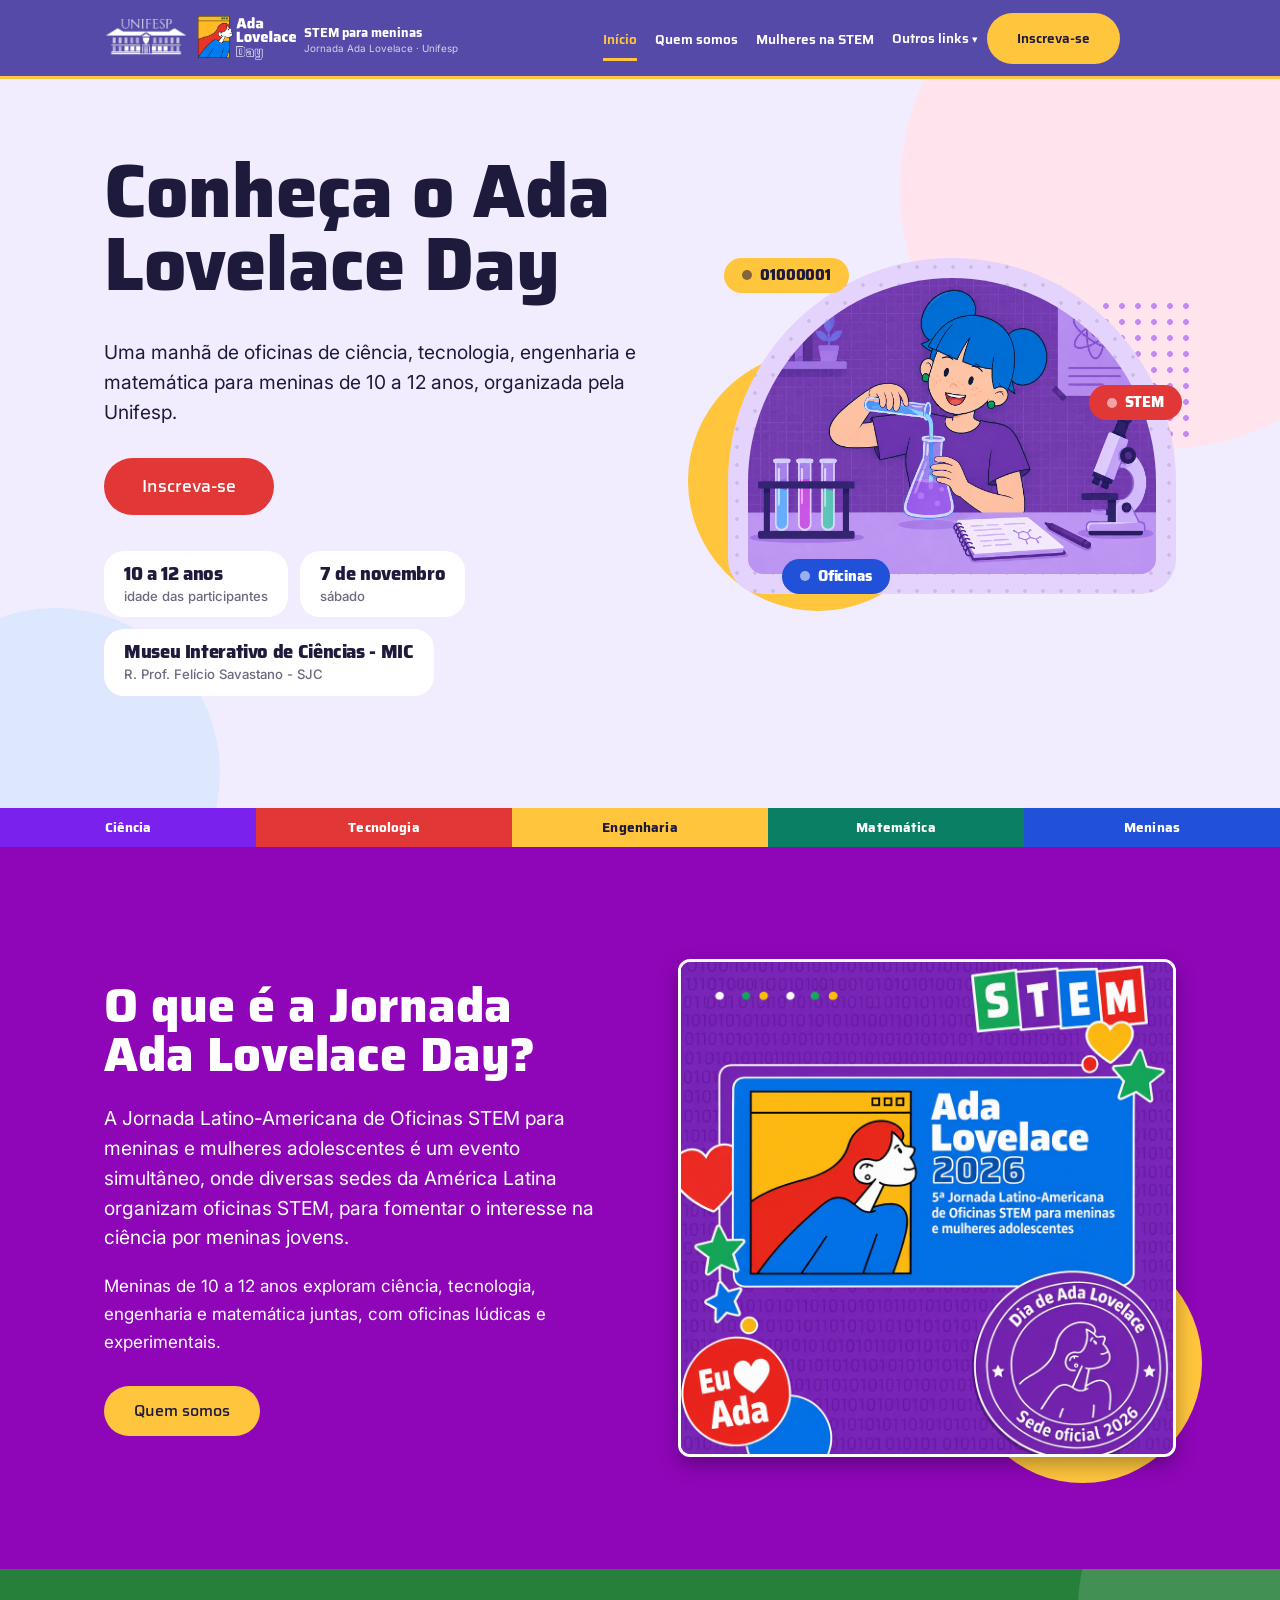
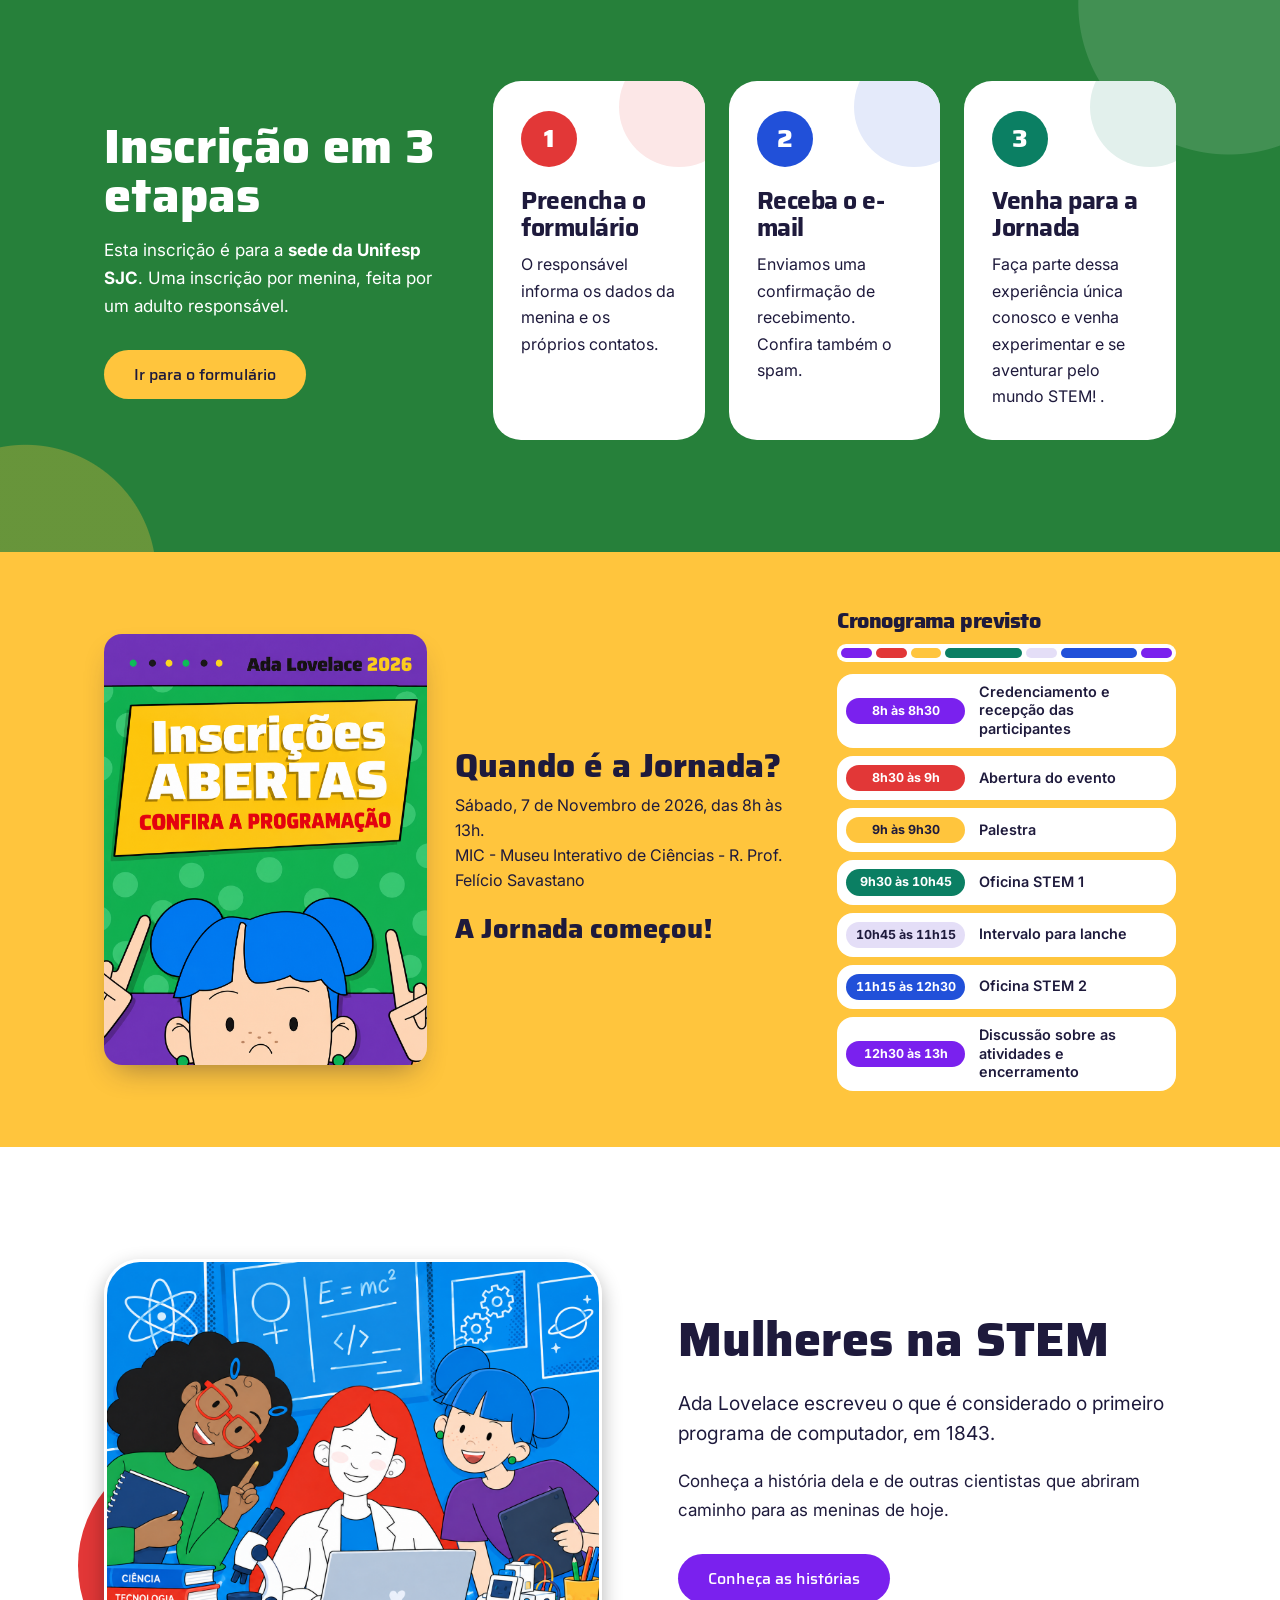
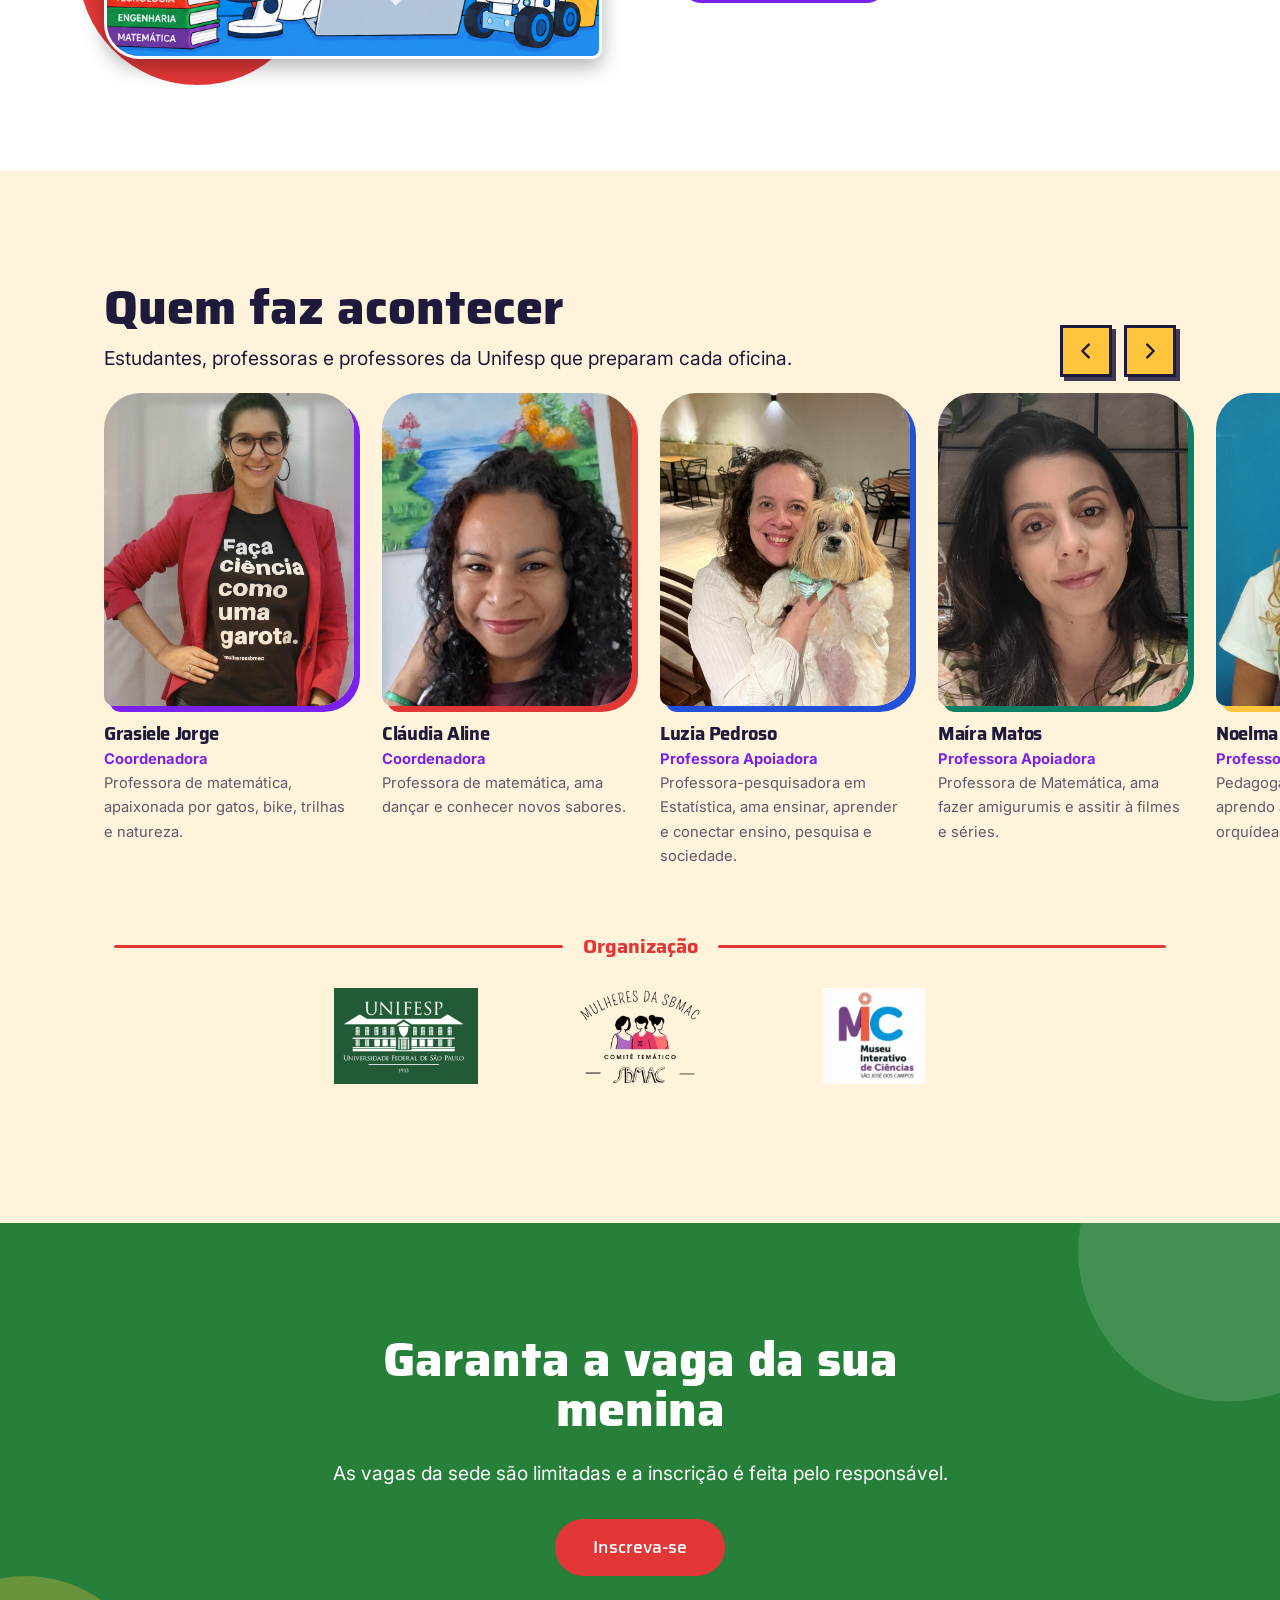
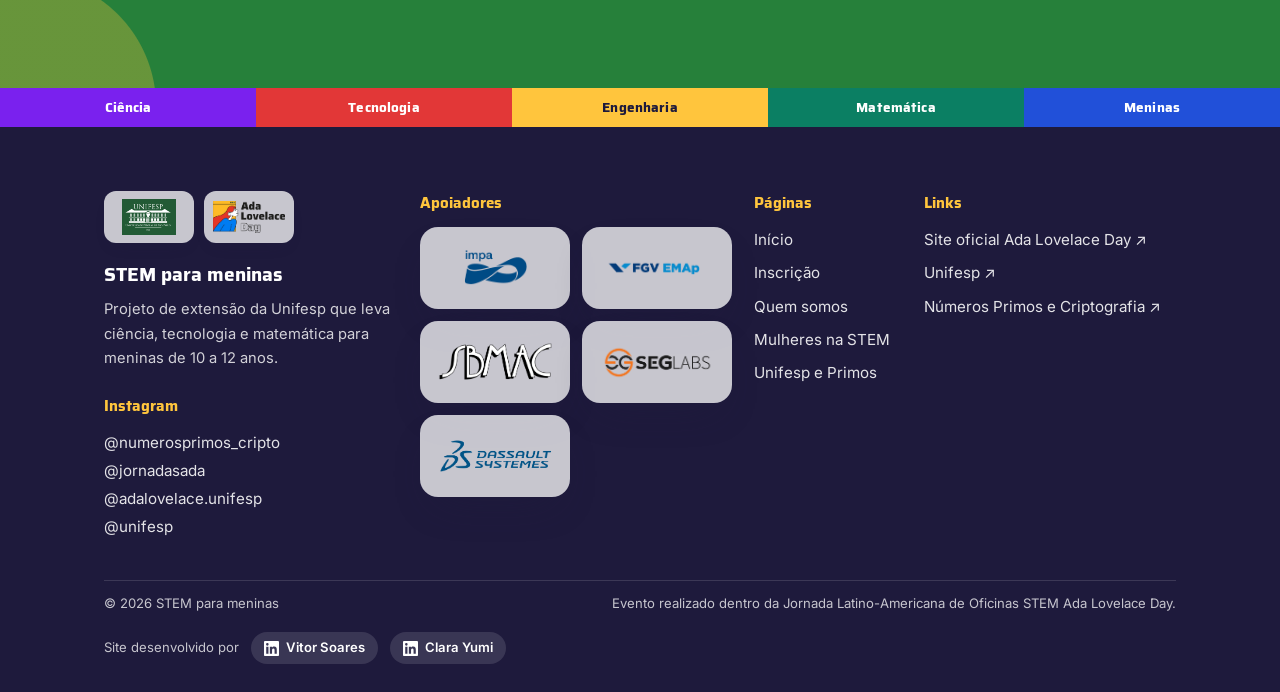
<file: index.html>
<head>
  <meta charset="utf-8">
  <meta name="viewport" content="width=device-width, initial-scale=1">

  <title>Ada Lovelace Day 2026 na Unifesp </title>

  <meta name="description" content="Participe da Jornada Ada Lovelace Day 2026 na Unifesp, em São José dos Campos. Oficinas de ciência, tecnologia, engenharia e matemática para meninas de 10 a 12 anos.">

  <meta name="robots" content="index, follow">

  <link rel="canonical" href="https://www.adalovelacesjc.com.br/">

    <script type="application/ld+json">
  {
    "@context": "https://schema.org",
    "@type": "WebSite",
    "name": "Jornada Ada Lovelace Day Unifesp",
    "alternateName": "Ada Lovelace Day Unifesp",
    "url": "https://www.adalovelacesjc.com.br/"
  }
  </script>

  <link rel="icon" href="/icone.png" type="image/png">

  <link rel="stylesheet" href="/padrao.css">
  <link rel="stylesheet" href="/components/componentes.css">
</head>

<body>
  <a class="pular" href="#conteudo">Ir para o conteúdo</a>
  <site-header></site-header>

  <main id="conteudo">
    <!-- HERO -->
    <section class="hero">
      <div class="container hero__grid">
        <div>
          <h1>Conheça o Ada Lovelace Day</h1>
          <p class="lead">Uma manhã de oficinas de ciência, tecnologia, engenharia e matemática para meninas de 10 a 12 anos, organizada pela Unifesp.</p>
          <div class="botoes">
            <a class="botao botao--vermelho botao--grande" href="pages/formulario.html">Inscreva-se</a>
          </div>
          <ul class="hero__fatos">
            <li>10 a 12 anos<small>idade das participantes</small></li>
            <li>7 de novembro<small>sábado</small></li>
            <li>Museu Interativo de Ciências - MIC<small>R. Prof. Felício Savastano - SJC</small></li>
          </ul>
        </div>
        <div class="hero__midia">
          <span class="selo selo--amarelo" style="top:0;left:-4px">01000001</span>
          <span class="selo selo--vermelho" style="top:38%;right:-6px">STEM</span>
          <span class="selo selo--azul" style="bottom:0;left:12%">Oficinas</span>
          <img class="imagem-ph imagem-ph--roxo imagem-ph--inclinada" src="images/menina-experimento.png" alt="Meninas participando de uma oficina STEM">
        </div>
      </div>
    </section>
    <div class="faixa-cores" aria-hidden="true"><i></i><i></i><i></i><i></i><i></i></div>

    <!-- O QUE É A JORNADA -->
    <section class="secao secao--roxo">
        <div class="container bloco">
          <div class="bloco__texto">
            <h2>O que é a Jornada Ada Lovelace Day?</h2>
            <p class="lead">A Jornada Latino-Americana de Oficinas STEM para meninas e mulheres adolescentes é um evento simultâneo, onde diversas sedes da América Latina organizam oficinas STEM, para fomentar o interesse na ciência por meninas jovens.</p>
            <p>Meninas de 10 a 12 anos exploram ciência, tecnologia, engenharia e matemática juntas, com oficinas lúdicas e experimentais.</p>
            <div class="botoes">
              <a class="botao botao--amarelo" href="pages/quem-somos.html">Quem somos</a>
            </div>
          </div>
        <div class="bloco__midia"><img  class="imagem-experimento" src="images/poster-stem.png" alt="Menina realizando um experimento científico"></div>
      </div>
    </section>

    <!-- INSCRIÇÃO EM 3 ETAPAS -->
    <section class="secao secao--verde-unifesp secao--binario">
      <div class="container">
        <div class="cabecalho-secao">
          <div>
            <h2>Inscrição em 3 etapas</h2>
            <p>Esta inscrição é para a <strong>sede da Unifesp SJC</strong>. Uma inscrição por menina, feita por um adulto responsável.</p>
            <div class="botoes"><a class="botao botao--amarelo" href="pages/formulario.html">Ir para o formulário</a></div>
          </div>
          <div class="grade grade--3">
            <article class="cartao cartao--claro"><div class="cartao__num">1</div><h3>Preencha o formulário</h3><p>O responsável informa os dados da menina e os próprios contatos.</p></article>
            <article class="cartao cartao--claro"><div class="cartao__num">2</div><h3>Receba o e-mail</h3><p>Enviamos uma confirmação de recebimento. Confira também o spam.</p></article>
            <article class="cartao cartao--claro"><div class="cartao__num">3</div><h3>Venha para a Jornada</h3><p>Faça parte dessa experiência única conosco e venha experimentar e se aventurar pelo mundo STEM! .</p></article>
          </div>
        </div>
      </div>
    </section>

    <!-- QUANDO: contador ao lado do cronograma -->
   <section class="secao secao--amarelo secao--quando">
    <div class="container quando">

         <div class="quando__imagem">
        <img src="images/inscricoes-abertas.png" alt="Inscrições abertas">
      </div>
      
      <div class="quando__texto">
        <h2>Quando é a Jornada?</h2>

        <p class="lead">
          Sábado, 7 de Novembro de 2026, das 8h às 13h.<br>
          MIC - Museu Interativo de Ciências - R. Prof. Felício Savastano
        </p>

        <contador-evento></contador-evento>
      </div>

      <cronograma-evento></cronograma-evento>

    </div>
  </section>

    <!-- MULHERES NA STEM -->
    <section class="secao">
      <div class="container bloco bloco--invertido">
        <div class="bloco__texto">
          <h2>Mulheres na STEM</h2>
          <p class="lead">Ada Lovelace escreveu o que é considerado o primeiro programa de computador, em 1843.</p>
          <p>Conheça a história dela e de outras cientistas que abriram caminho para as meninas de hoje.</p>
          <div class="botoes"><a class="botao botao--roxo" href="pages/mulheres-na-stem.html">Conheça as histórias</a></div>
        </div>
        <div class="bloco__midia"><img class="imagem-foto" src="images/meninas-stem.png" alt="Meninas na STEM"></div>
      </div>
    </section>

    <!-- MEMBROS -->
    <carrossel-membros titulo="Quem faz acontecer" texto="Estudantes, professoras e professores da Unifesp que preparam cada oficina."></carrossel-membros>

    <section class="secao secao--verde-unifesp secao--binario">
      <div class="container" style="text-align:center">
        <h2 style="margin-inline:auto;max-width:20ch">Garanta a vaga da sua menina</h2>
        <p class="lead" style="margin-inline:auto">As vagas da sede são limitadas e a inscrição é feita pelo responsável.</p>
        <div class="botoes" style="justify-content:center">
          <a class="botao botao--vermelho botao--grande" href="pages/formulario.html">Inscreva-se</a>
        </div>
      </div>
    </section>
  </main>

  <site-footer></site-footer>

  <!-- config.js sempre primeiro -->
  <script src="components/config.js"></script>
  <script src="components/header.js"></script>
  <script src="components/footer.js"></script>
  <script src="components/carrossel-membros.js"></script>
  <script src="components/contador.js"></script>
  <script src="components/cronograma-evento.js"></script>
  <script src="components/formulario.js"></script>
</body>
</html>
</file>
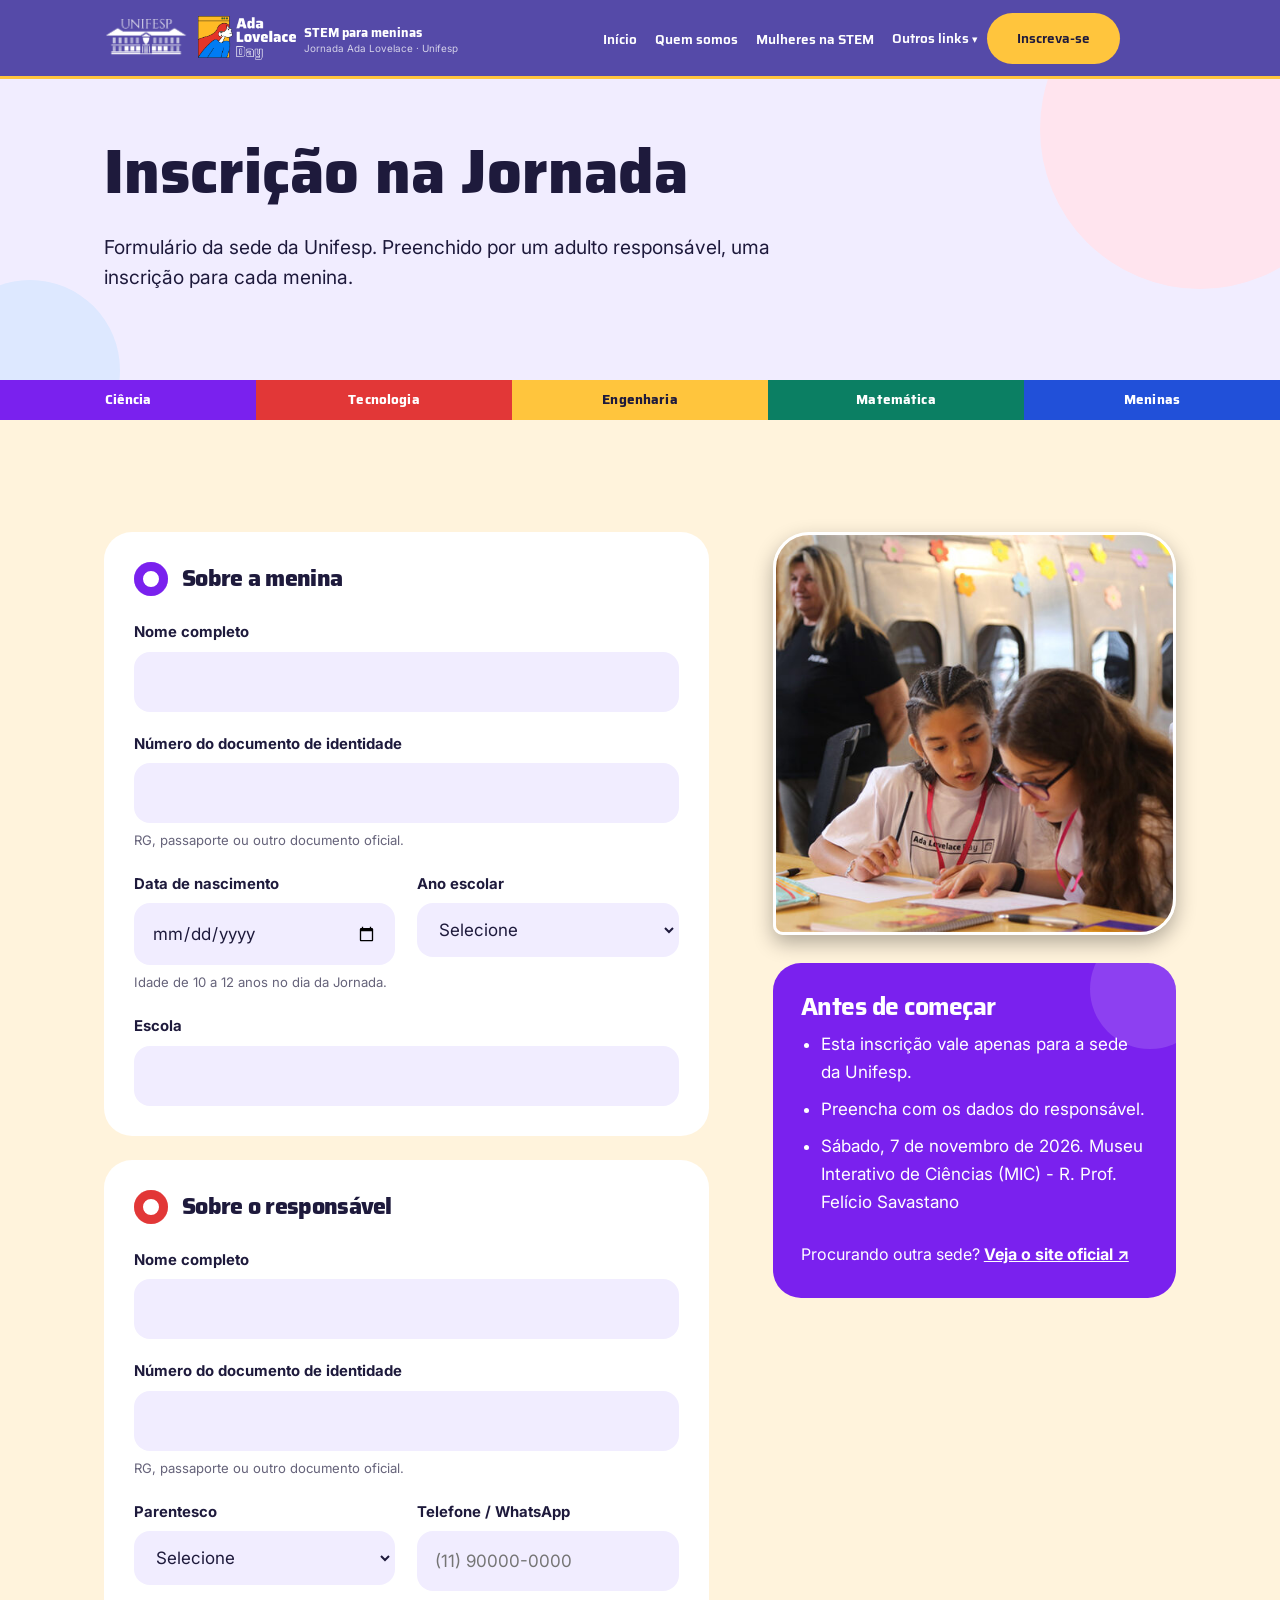
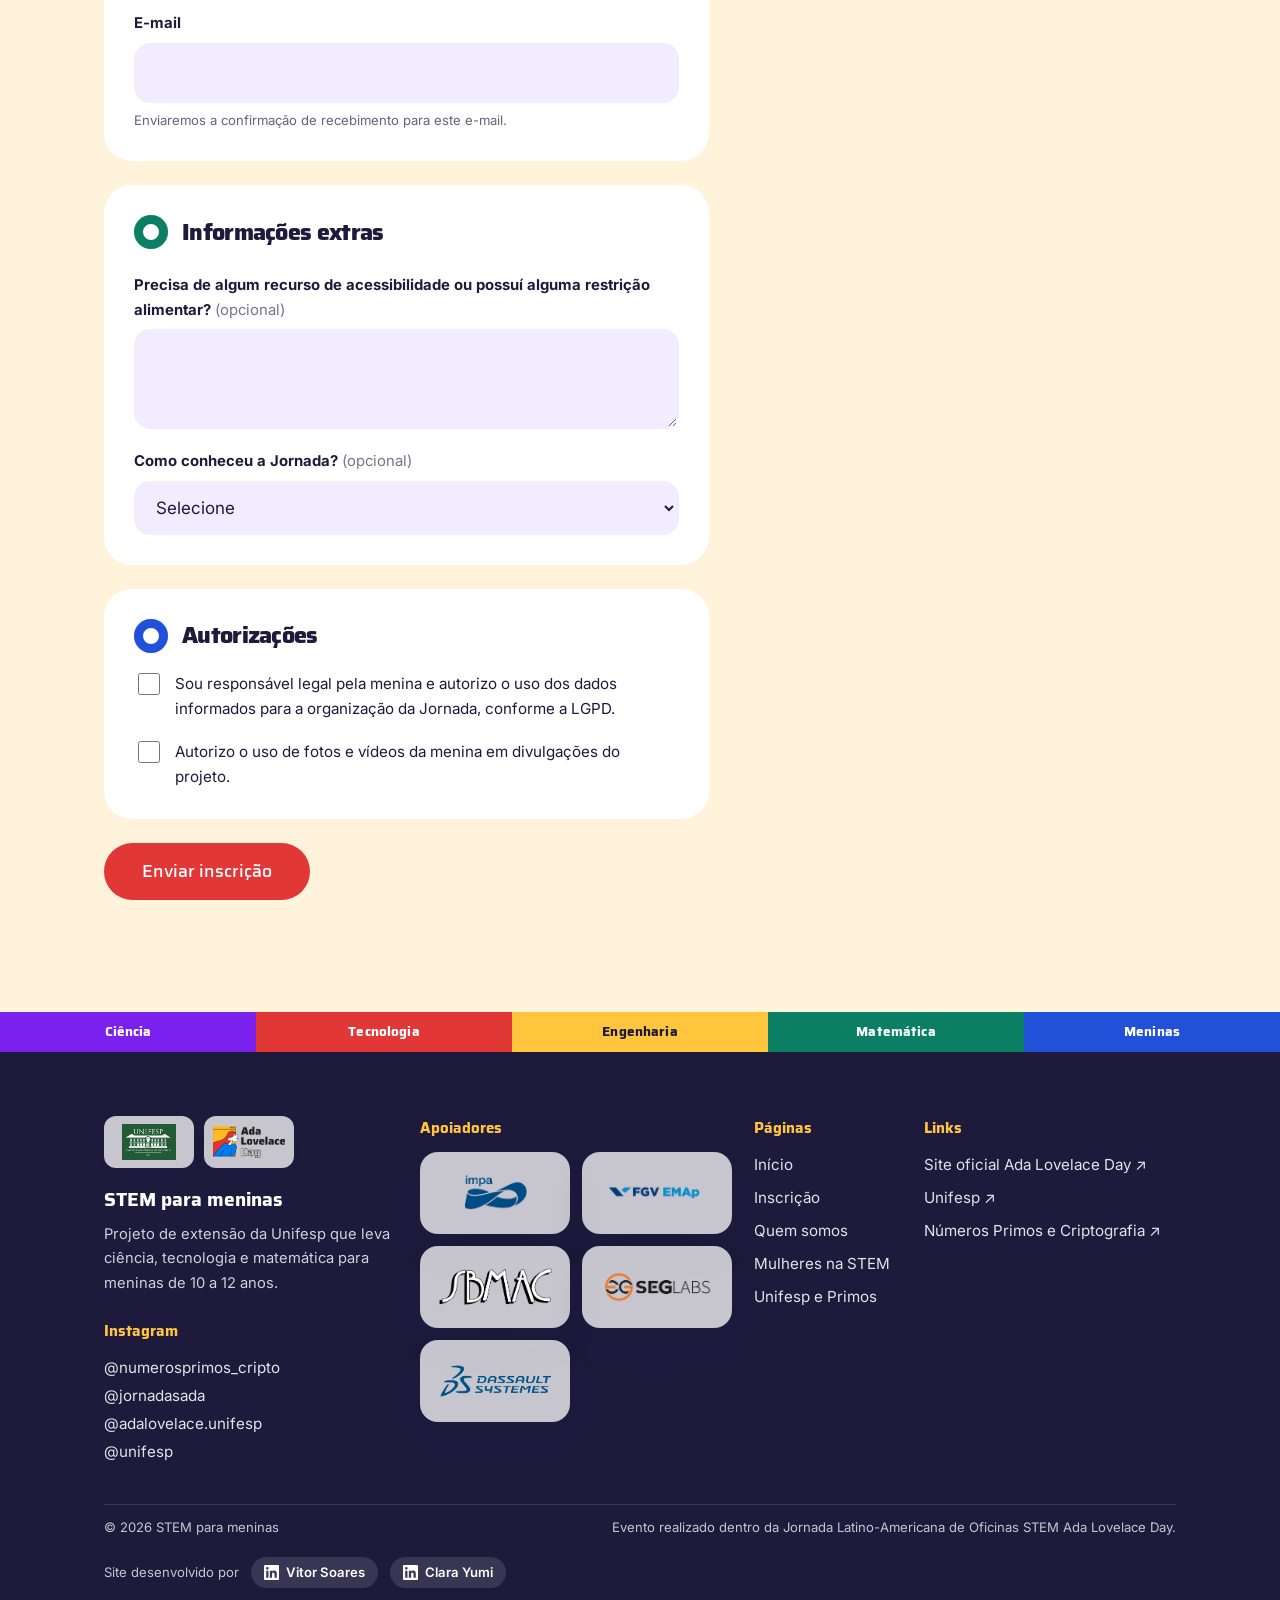
<file: pages/formulario.html>
<!DOCTYPE html>
<html lang="pt-BR">
<head>
  <meta charset="utf-8">
  <meta name="viewport" content="width=device-width, initial-scale=1">
  <title>Inscrição | Jornada Ada Lovelace · Unifesp</title>
  <link rel="stylesheet" href="../padrao.css">
  <link rel="stylesheet" href="../components/componentes.css">
  <link rel="icon" href="../icone.png" type="image/x-icon"></head>
<body>
  <a class="pular" href="#conteudo">Ir para o conteúdo</a>
  <site-header></site-header>

  <main id="conteudo">
    <section class="hero hero-pagina">
      <div class="container">
        <h1>Inscrição na <span class="marca-texto">Jornada</span></h1>
        <p class="lead">Formulário da sede da Unifesp. Preenchido por um adulto responsável, uma inscrição para cada menina.</p>
      </div>
    </section>
    <div class="faixa-cores" aria-hidden="true"><i></i><i></i><i></i><i></i><i></i></div>

    <section class="secao secao--creme">
      <div class="container form-layout">
        <div>
          <p id="form-carregando" class="form-carregando" hidden>Verificando as vagas…</p>

          <div id="fila-espera" class="fila" hidden>
            <h2>Infelizmente as vagas acabaram :(</h2>
            <p>Mas você pode entrar na lista de espera. Caso novas vagas sejam abertas, vocês serão notificados!</p>
            <form id="form-fila" novalidate>
              <div class="campo">
                <label for="email_fila">Seu e-mail</label>
                <div class="fila__linha">
                  <input id="email_fila" name="email" type="email" autocomplete="email" placeholder="seuemail@exemplo.com">
                  <button class="botao botao--vermelho" type="submit">Entrar na fila</button>
                </div>
                <p id="fila-mensagem" class="fila__mensagem" role="status" aria-live="polite"></p>
              </div>
            </form>
          </div>
          <form id="form-inscricao" novalidate>
            <div class="honeypot" aria-hidden="true"><label>Não preencha <input name="website" tabindex="-1" autocomplete="off"></label></div>

            <fieldset class="form-grupo">
              <legend>Sobre a menina</legend>
              <div class="campos">
                <div class="campo campo--cheio"><label for="nome_participante">Nome completo</label><input id="nome_participante" name="nome_participante" type="text" required autocomplete="off" data-nome="Nome da participante"></div>
                <div class="campo campo--cheio"><label for="documento_participante">Número do documento de identidade</label><input id="documento_participante" name="documento_participante" type="text" required autocomplete="off" data-nome="Documento da participante"><small>RG, passaporte ou outro documento oficial.</small></div>
                <div class="campo"><label for="nascimento">Data de nascimento</label><input id="nascimento" name="nascimento" type="date" required ><small>Idade de 10 a 12 anos no dia da Jornada.</small></div>
                <div class="campo"><label for="ano_escolar">Ano escolar</label><select id="ano_escolar" name="ano_escolar" required><option value="">Selecione</option><option>4º ano</option><option>5º ano</option><option>6º ano</option><option>7º ano</option><option>8º ano</option></select></div>
                <div class="campo campo--cheio"><label for="escola">Escola</label><input id="escola" name="escola" type="text" required ></div>
              </div>
            </fieldset>

            <fieldset class="form-grupo">
              <legend>Sobre o responsável</legend>
              <div class="campos">
                <div class="campo campo--cheio"><label for="nome_responsavel">Nome completo</label><input id="nome_responsavel" name="nome_responsavel" type="text" required autocomplete="name" data-nome="Nome do responsável"></div>
                <div class="campo campo--cheio"><label for="documento_responsavel">Número do documento de identidade</label><input id="documento_responsavel" name="documento_responsavel" type="text" required autocomplete="off" data-nome="Documento do responsável"><small>RG, passaporte ou outro documento oficial.</small></div>
                <div class="campo"><label for="parentesco">Parentesco</label><select id="parentesco" name="parentesco" required><option value="">Selecione</option><option>Mãe</option><option>Pai</option><option>Avó / avô</option><option>Tia / tio</option><option>Responsável legal</option><option>Outro</option></select></div>
                <div class="campo"><label for="telefone">Telefone / WhatsApp</label><input id="telefone" name="telefone" type="tel" required autocomplete="tel" placeholder="(11) 90000-0000"></div>
                <div class="campo campo--cheio"><label for="email">E-mail</label><input id="email" name="email" type="email" required autocomplete="email"><small>Enviaremos a confirmação de recebimento para este e-mail.</small></div>
              </div>
            </fieldset>

            <fieldset class="form-grupo">
              <legend>Informações extras</legend>
              <div class="campos">
                <div class="campo campo--cheio"><label for="observacoes">Precisa de algum recurso de acessibilidade ou possuí alguma restrição alimentar? <span class="opcional">(opcional)</span></label><textarea id="observacoes" name="observacoes"></textarea></div>
                <div class="campo campo--cheio"><label for="origem">Como conheceu a Jornada? <span class="opcional">(opcional)</span></label><select id="origem" name="origem"><option value="">Selecione</option><option>Escola</option><option>Instagram</option><option>Amigos ou família</option><option>Site da Unifesp</option><option>Outro</option></select></div>
              </div>
            </fieldset>

            <fieldset class="form-grupo">
              <legend>Autorizações</legend>
              <label class="check"><input type="checkbox" name="consentimento_dados" value="sim" required data-nome="Autorização de uso dos dados"><span>Sou responsável legal pela menina e autorizo o uso dos dados informados para a organização da Jornada, conforme a LGPD.</span></label>              <label class="check"><input type="checkbox" name="autorizacao_imagem" value="sim" required data-nome="Autorização de uso de imagem"><span>Autorizo o uso de fotos e vídeos da menina em divulgações do projeto.</span></label>            </fieldset>

            <div class="form-acoes">
              <button class="botao botao--vermelho botao--grande" type="submit">Enviar inscrição</button>
              <span id="form-status" role="status" aria-live="polite"></span>
            </div>
          </form>

          <div id="form-sucesso" class="form-sucesso" hidden tabindex="-1">
            <p id="aviso-demo" class="aviso-demo" hidden>Modo demonstração: nenhum dado foi enviado. Configure <code>formularioUrl</code> em <code>components/config.js</code>.</p>
            <h2>Inscrição recebida!</h2>
            <p>Enviamos uma confirmação para <strong id="email-confirmado"></strong>. Se não encontrar, confira a caixa de spam.</p>
            <p>Receber este e-mail confirma o recebimento dos dados, significa que está tudo certo com sua inscrição!. </p>
            <div class="botoes"><a class="botao botao--amarelo" href="../index.html">Voltar ao início</a></div>
          </div>
        </div>

        <aside class="form-lateral" aria-label="Informações importantes">
        <div class="bloco__midia"><img class="imagem-foto" src="../images/participantes-ada.jpg" alt="Foto de meninas participantes da oficina"></div>      
          <div class="cartao cartao--roxo">
            <h3>Antes de começar</h3>
            <ul>
              <li>Esta inscrição vale apenas para a sede da Unifesp.</li>
              <li>Preencha com os dados do responsável.</li>
              <li>Sábado, 7 de novembro de 2026. Museu Interativo de Ciências (MIC) -  R. Prof. Felício Savastano</li>
            </ul>
            <p>Procurando outra sede? <a data-link="ada" href="#">Veja o site oficial ↗</a></p>
          </div>
        </aside>
      </div>
    </section>
  </main>

  <site-footer></site-footer>

  <!-- config.js sempre primeiro -->
  <script src="../components/config.js"></script>
  <script src="../components/header.js"></script>
  <script src="../components/footer.js"></script>
  <script src="../components/carrossel-membros.js"></script>
  <script src="../components/contador.js"></script>
  <script src="../components/cronograma-evento.js"></script>
  <script src="../components/formulario.js"></script>
</body>
</html>
</file>
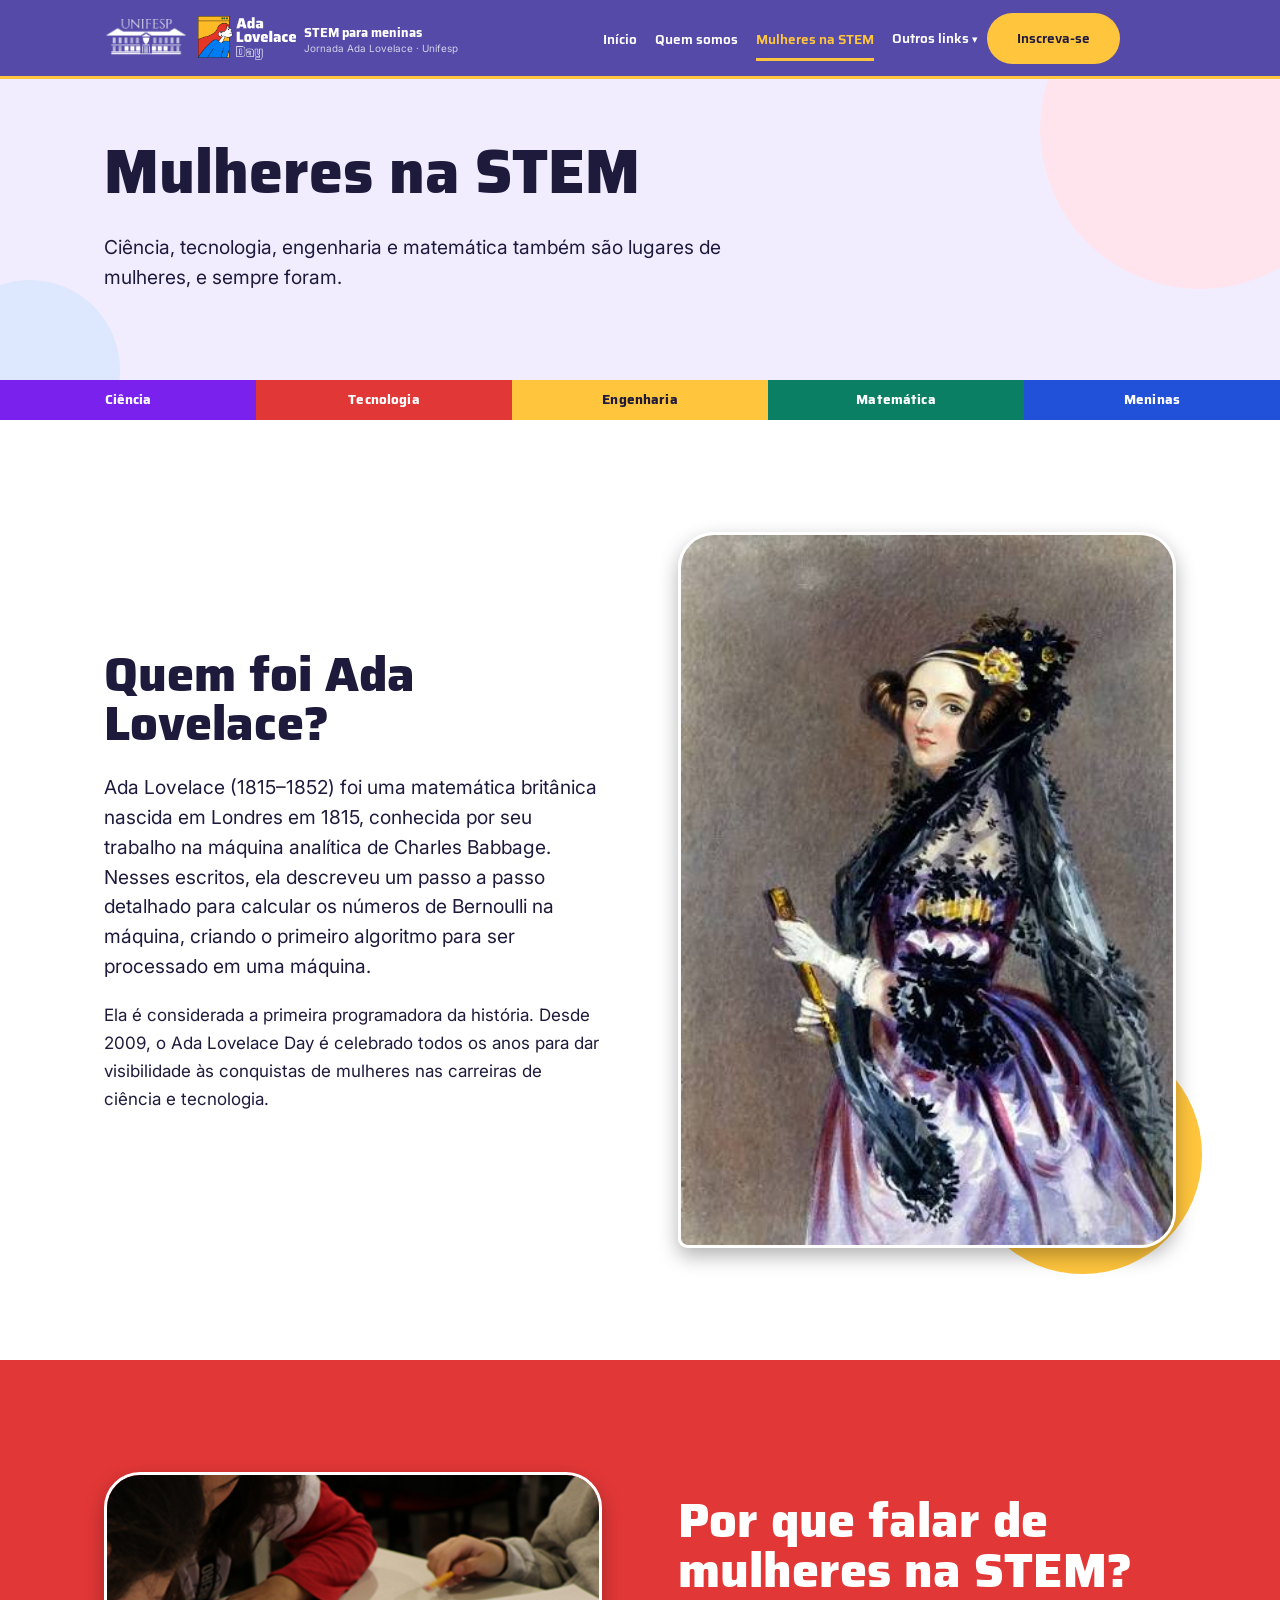
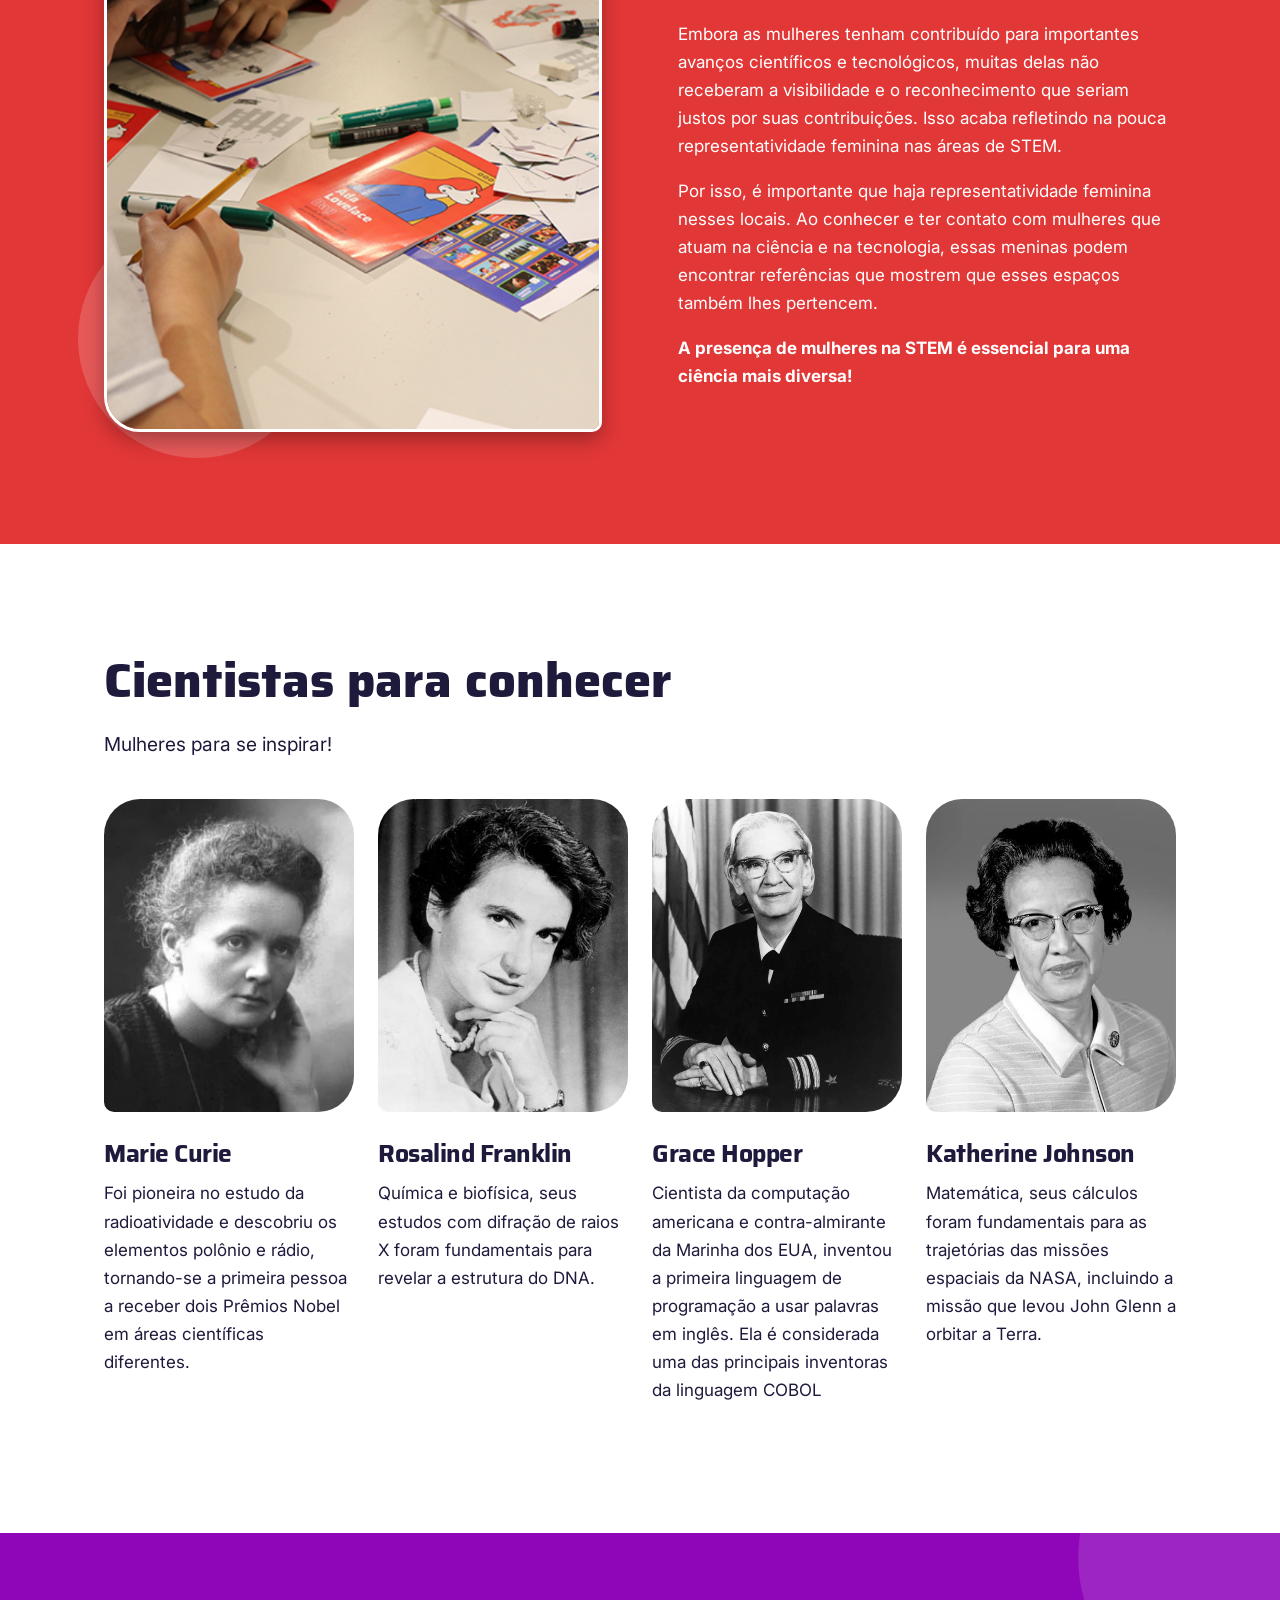
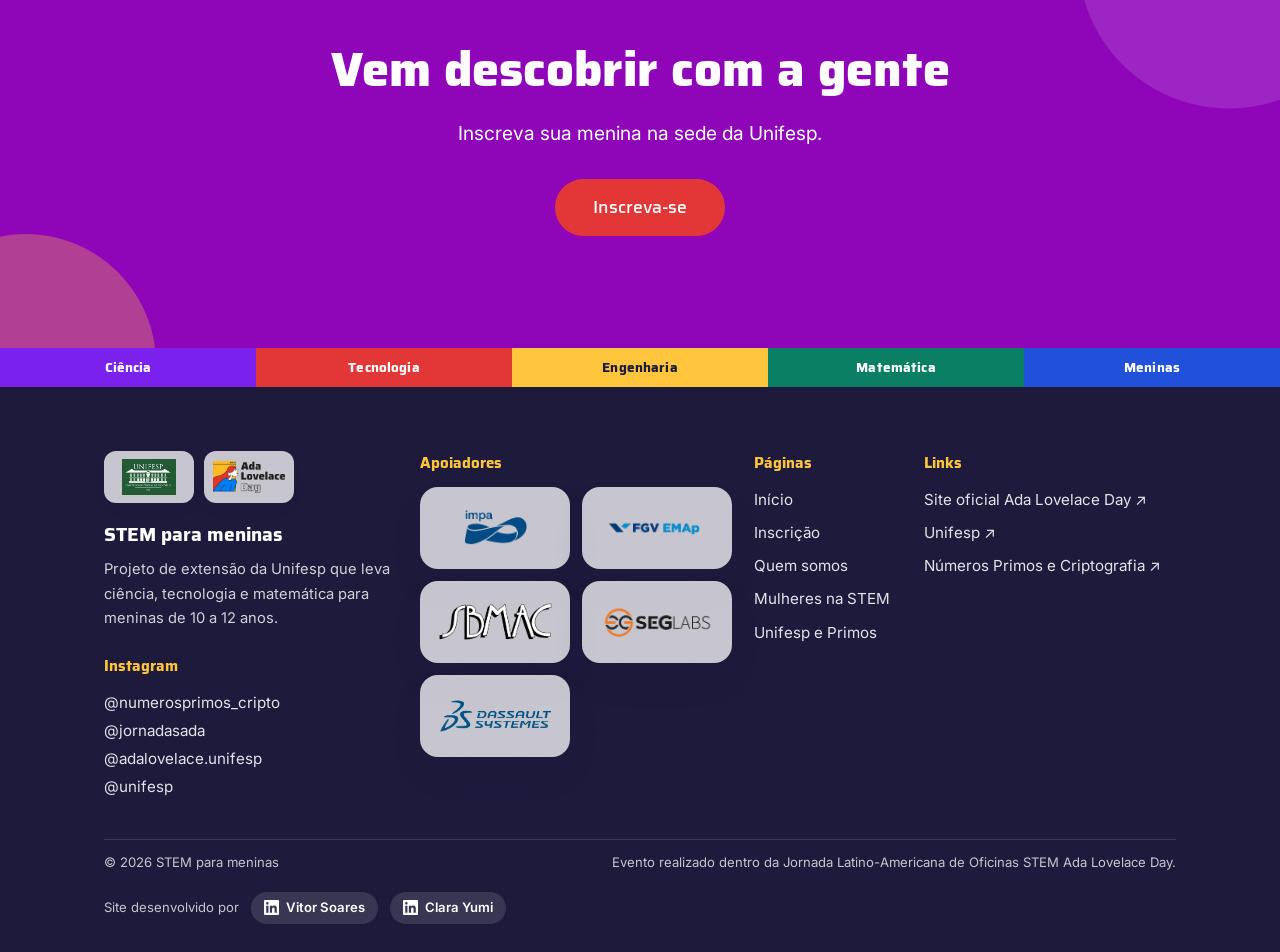
<file: pages/mulheres-na-stem.html>
<!DOCTYPE html>
<html lang="pt-BR">
<head>
  <meta charset="utf-8">
  <meta name="viewport" content="width=device-width, initial-scale=1">
  <title>Mulheres na STEM: Ada Lovelace e Cientistas | Unifesp</title>
  <meta name="description" content="Conheça Ada Lovelace, Marie Curie, Rosalind Franklin, Grace Hopper e Katherine Johnson, mulheres que marcaram a história da ciência e da tecnologia.">
  <link rel="canonical" href="https://www.adalovelacesjc.com.br/pages/mulheres-na-stem.html">
  <link rel="stylesheet" href="../padrao.css">
  <link rel="stylesheet" href="../components/componentes.css">
  <link rel="icon" href="../icone.png" type="image/x-icon">
</head>
<body>
  <a class="pular" href="#conteudo">Ir para o conteúdo</a>
  <site-header></site-header>

  <main id="conteudo">
    <section class="hero hero-pagina">
      <div class="container">
        <h1>Mulheres na <span class="marca-texto">STEM</span></h1>
        <p class="lead">Ciência, tecnologia, engenharia e matemática também são lugares de mulheres, e sempre foram.</p>
      </div>
    </section>
    <div class="faixa-cores" aria-hidden="true"><i></i><i></i><i></i><i></i><i></i></div>

    <section class="secao">
      <div class="container bloco">
        <div class="bloco__texto">
          <h2>Quem foi Ada Lovelace?</h2>
          <p class="lead">Ada Lovelace (1815–1852) foi uma matemática britânica nascida em Londres em 1815, conhecida por seu trabalho na máquina analítica de Charles Babbage. Nesses escritos, ela descreveu um passo a passo detalhado para calcular os números de Bernoulli na máquina, criando o primeiro algoritmo para ser processado em uma máquina.</p>
          <p>Ela é considerada a primeira programadora da história. Desde 2009, o Ada Lovelace Day é celebrado todos os anos para dar visibilidade às conquistas de mulheres nas carreiras de ciência e tecnologia.</p>
        </div>
        <div class="bloco__midia"><img class="imagem-foto" src="../images/AdaLovelace.jpeg" alt="Retrato desenhado Ada Lovelace"></div>      
      </div>
    </section>

    <section class="secao secao--vermelho">
      <div class="container bloco bloco--invertido" style="--tile: var(--vermelho-claro);">        <div class="bloco__texto">
          <h2>Por que falar de mulheres na STEM?</h2>
          <p>Embora as mulheres tenham contribuído para importantes avanços científicos e tecnológicos, muitas delas não receberam a visibilidade e o reconhecimento que seriam justos por suas contribuições. Isso acaba refletindo na pouca representatividade feminina nas áreas de STEM.</p>
          <p>Por isso, é importante que haja representatividade feminina nesses locais. Ao conhecer e ter contato com mulheres que atuam na ciência e na tecnologia, essas meninas podem encontrar referências que mostrem que esses espaços também lhes pertencem.</p>
          <p><strong>A presença de mulheres na STEM é essencial para uma ciência mais diversa!</strong></p>
        </div>
        <div class="bloco__midia"><img class="imagem-foto" src="../images/pq-mulheres-stem.PNG" alt="Meninas desenhando e escrevendo durante uma oficina do Ada Lovelace Day"></div>      
    </section>

    <section class="secao">
      <div class="container">
        <h2>Cientistas para conhecer</h2>
        <p class="lead">Mulheres para se inspirar!</p>
        <div class="grade grade--4" style="margin-top:40px">
          <article>
            <img class="foto-cientista" src="../images/MarieCurie.png" alt="Retrato de Marie Curie">
            <h3 style="margin-top:28px">Marie Curie</h3>
            <p>Foi pioneira no estudo da radioatividade e descobriu os elementos polônio e rádio, tornando-se a primeira pessoa a receber dois Prêmios Nobel em áreas científicas diferentes.</p>
          </article>
          <article>
            <img class="foto-cientista" src="../images/Rosalind.jpg" alt="Retrato de Rosalind Franklin">
            <h3 style="margin-top:28px">Rosalind Franklin</h3>
            <p>Química e biofísica, seus estudos com difração de raios X foram fundamentais para revelar a estrutura do DNA.</p>
          </article>
          <article>
            <img class="foto-cientista" src="../images/Grace.jpg" alt="Retrato de Grace Hopper">
            <h3 style="margin-top:28px">Grace Hopper</h3>
            <p>Cientista da computação americana e contra-almirante da Marinha dos EUA, inventou a primeira linguagem de programação a usar palavras em inglês. Ela é considerada uma das principais inventoras da linguagem COBOL</p>
          </article>
          <article>
            <img class="foto-cientista" src="../images/Katherine.png" alt="Retrato de Katherine Johnson">
            <h3 style="margin-top:28px">Katherine Johnson</h3>
            <p>Matemática, seus cálculos foram fundamentais para as trajetórias das missões espaciais da NASA, incluindo a missão que levou John Glenn a orbitar a Terra.</p>
          </article>
        </div>
      </div>
    </section>

    <section class="secao secao--roxo secao--binario">
      <div class="container" style="text-align:center">
        <h2 style="margin-inline:auto;max-width:20ch">Vem descobrir com a gente</h2>
        <p class="lead" style="margin-inline:auto">Inscreva sua menina na sede da Unifesp.</p>
        <div class="botoes" style="justify-content:center">
          <a class="botao botao--vermelho botao--grande" href="formulario.html">Inscreva-se</a>
        </div>
      </div>
    </section>
  </main>

  <site-footer></site-footer>

  <!-- config.js sempre primeiro -->
  <script src="../components/config.js"></script>
  <script src="../components/header.js"></script>
  <script src="../components/footer.js"></script>
  <script src="../components/carrossel-membros.js"></script>
  <script src="../components/contador.js"></script>
  <script src="../components/cronograma-evento.js"></script>
  <script src="../components/formulario.js"></script>
</body>
</html>
</file>
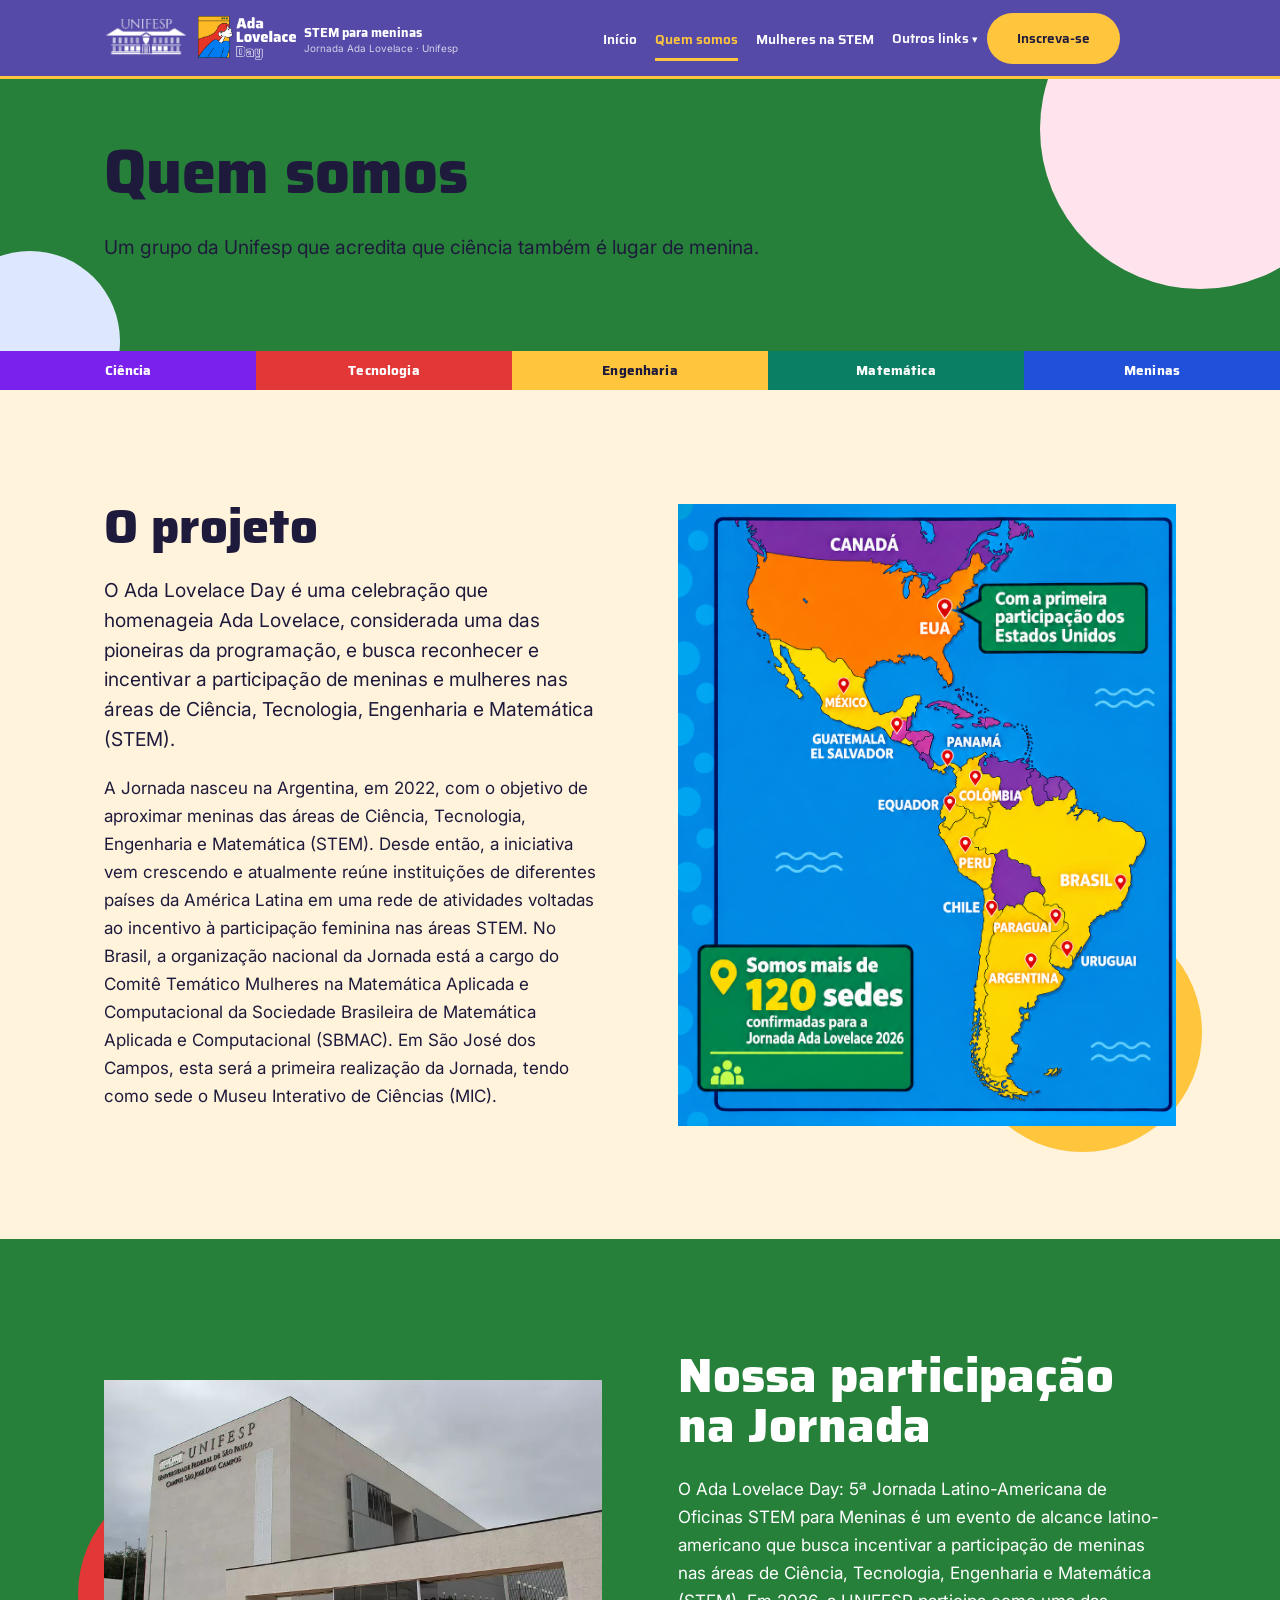
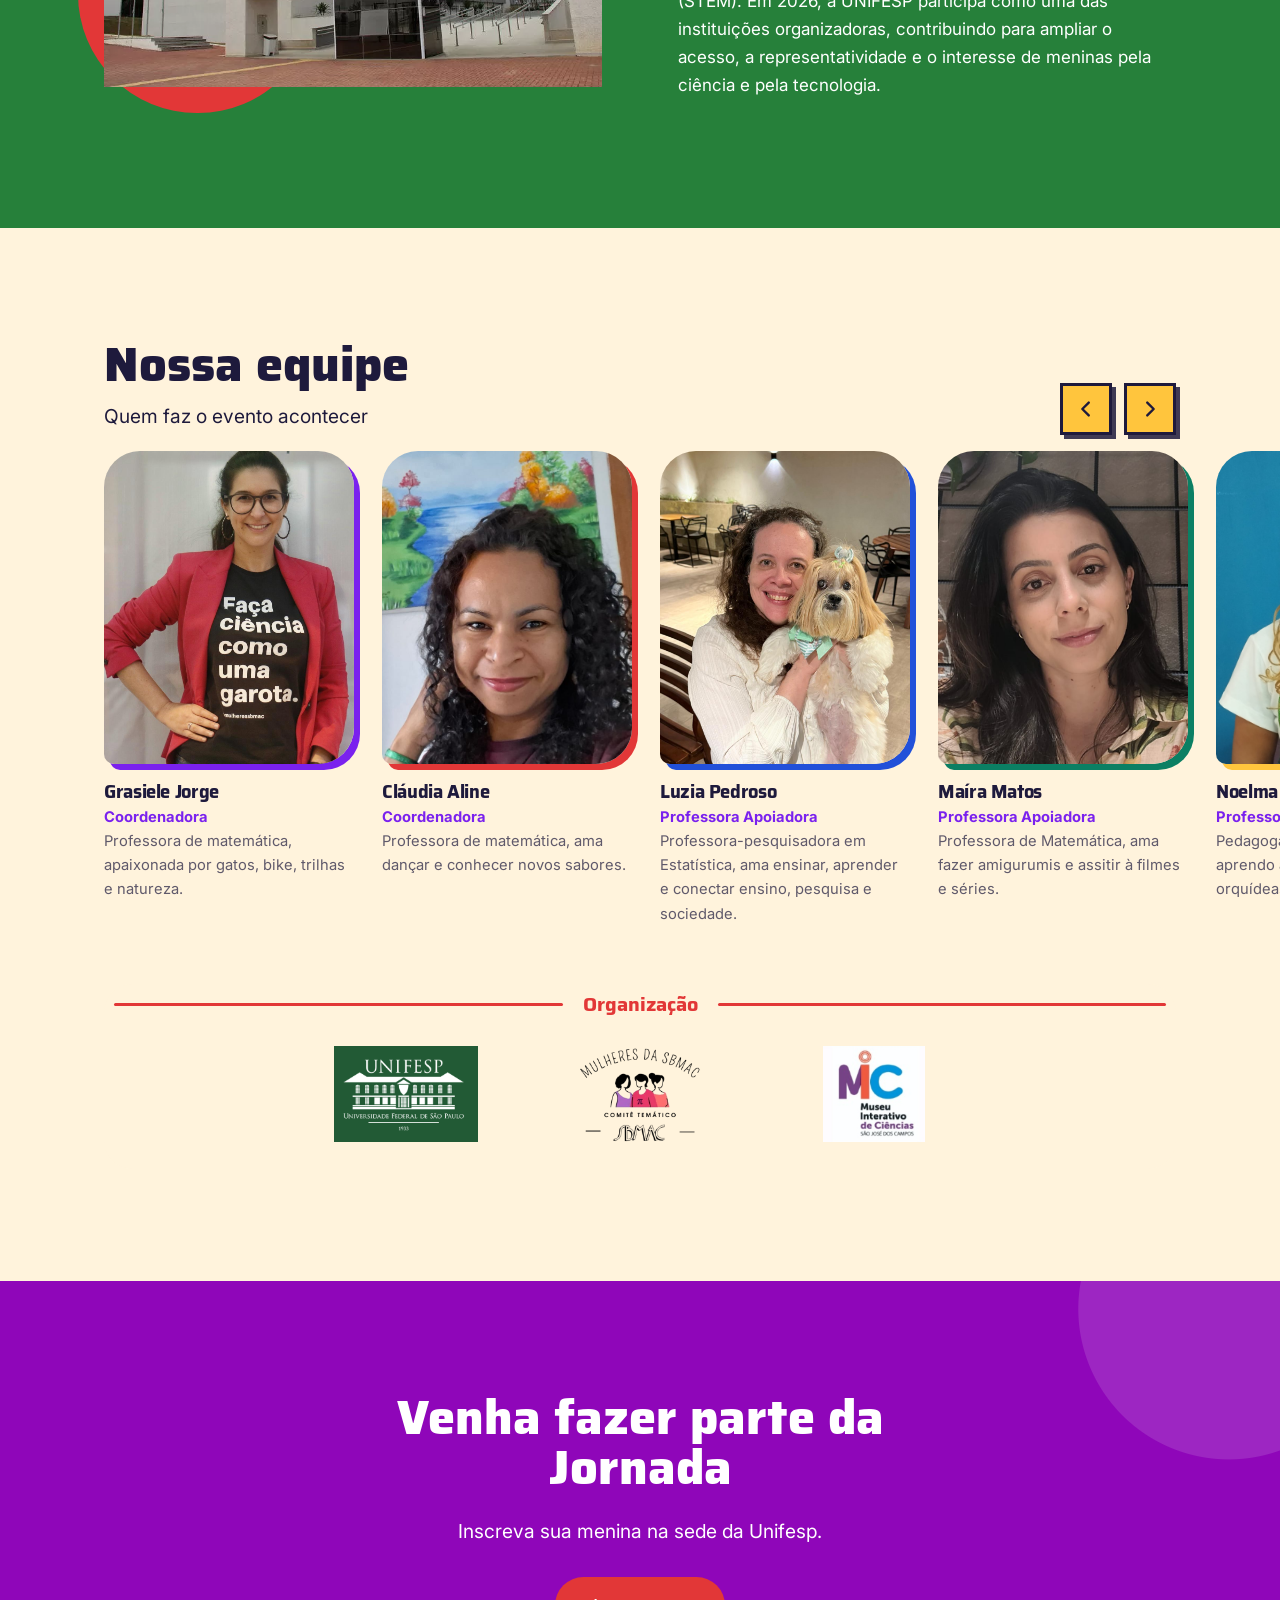
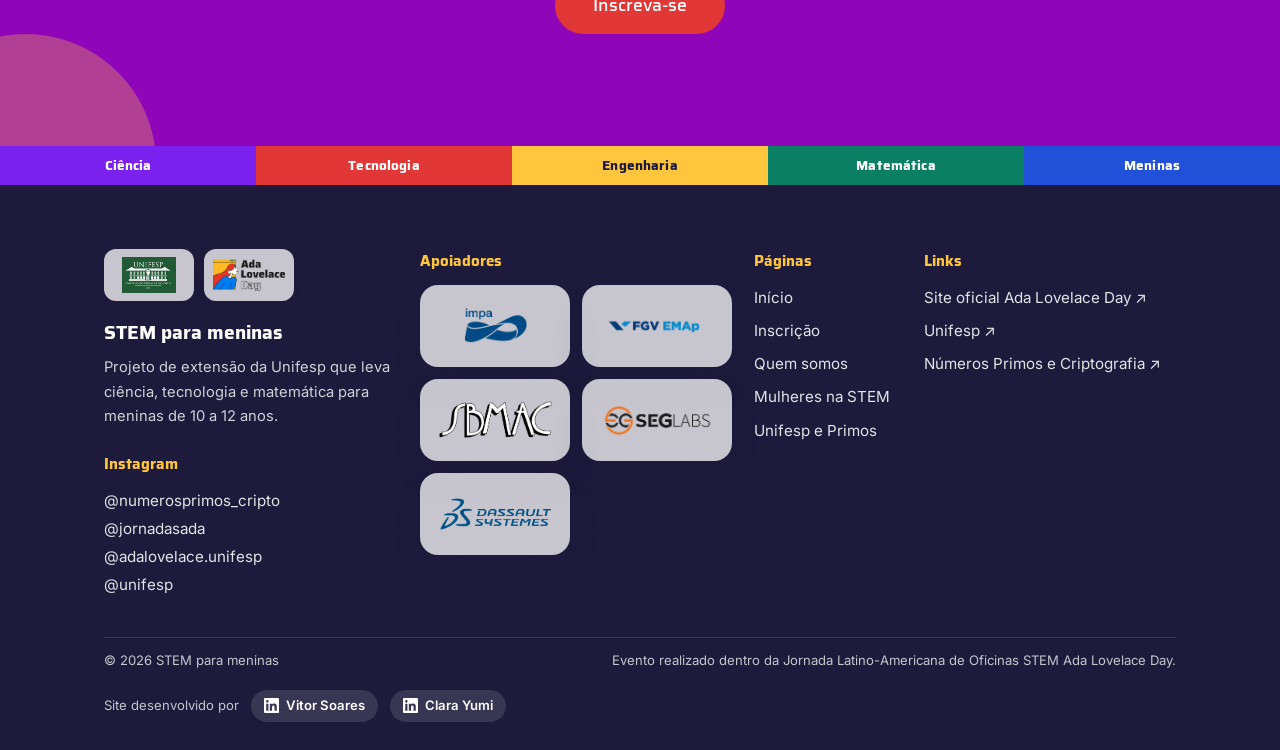
<file: pages/quem-somos.html>
<!DOCTYPE html>
<html lang="pt-BR">
<head>
  <meta charset="utf-8">
  <meta name="viewport" content="width=device-width, initial-scale=1">
  <title>Quem Somos | Jornada Ada Lovelace Day na Unifesp</title>
  <meta name="description" content="Conheça a Jornada Ada Lovelace Day, sua proposta de incentivo às meninas nas áreas STEM e a participação da Unifesp em São José dos Campos.">
  <link rel="canonical" href="https://www.adalovelacesjc.com.br/pages/quem-somos.html">
  <link rel="stylesheet" href="../padrao.css">
  <link rel="stylesheet" href="../components/componentes.css">
  <link rel="icon" href="../icone.png" type="image/x-icon"></head>
<body>
  <a class="pular" href="#conteudo">Ir para o conteúdo</a>
  <site-header></site-header>

  <main id="conteudo">
    <section class="hero hero-pagina hero-quemS">
      <div class="container">
        <h1>Quem <span class="marca-texto">somos</span></h1>
        <p class="lead">Um grupo da Unifesp que acredita que ciência também é lugar de menina.</p>
      </div>
    </section>
    <div class="faixa-cores" aria-hidden="true"><i></i><i></i><i></i><i></i><i></i></div>

    <section class="secao secao--creme">
      <div class="container bloco bloco--mapa">
        <div class="bloco__texto">
          <h2>O projeto</h2>
          <p class="lead">O Ada Lovelace Day é uma celebração que homenageia Ada Lovelace, considerada uma das pioneiras da programação, e busca reconhecer e incentivar a participação de meninas e mulheres nas áreas de Ciência, Tecnologia, Engenharia e Matemática (STEM).</p>
          <p>A Jornada nasceu na Argentina, em 2022, com o objetivo de aproximar meninas das áreas de Ciência, Tecnologia, Engenharia e Matemática (STEM). Desde então, a iniciativa vem crescendo e atualmente reúne instituições de diferentes países da América Latina em uma rede de atividades voltadas ao incentivo à participação feminina nas áreas STEM. No Brasil, a organização nacional da Jornada está a cargo do Comitê Temático Mulheres na Matemática Aplicada e Computacional da Sociedade Brasileira de Matemática Aplicada e Computacional (SBMAC). 

Em São José dos Campos, esta será a primeira realização da Jornada, tendo como sede o Museu Interativo de Ciências (MIC).</p>
        </div>
        <div class="bloco__midia"><img src="../images/mapa-ada.png" alt="Mapa da Jornada Ada Lovelace" style="position: relative; z-index: 20; display: block; width: 100%; height: auto; object-fit: contain;"></div>
      </div>
    </section>
  

    <section class="secao secao--verde-unifesp">
      <div class="container bloco bloco--invertido">
        <div class="bloco__texto">
          <h2>Nossa participação na Jornada</h2>
          <p>O Ada Lovelace Day: 5ª Jornada Latino-Americana de Oficinas STEM para Meninas é um evento de alcance latino-americano que busca incentivar a participação de meninas nas áreas de Ciência, Tecnologia, Engenharia e Matemática (STEM). Em 2026, a UNIFESP participa como uma das instituições organizadoras, contribuindo para ampliar o acesso, a representatividade e o interesse de meninas pela ciência e pela tecnologia.</p>
        </div>
        <div class="bloco__midia"><img src="../images/sede-unifesp.webp" alt="Sede da UNIFESP" style="position: relative; z-index: 20; display: block; width: 100%; height: auto; object-fit: contain;"></div>
      </div>
    </section>

    <carrossel-membros titulo="Nossa equipe" texto="Quem faz o evento acontecer"></carrossel-membros>

    <section class="secao secao--roxo secao--binario">
      <div class="container" style="text-align:center">
        <h2 style="margin-inline:auto;max-width:20ch">Venha fazer parte da Jornada</h2>
        <p class="lead" style="margin-inline:auto">Inscreva sua menina na sede da Unifesp.</p>
        <div class="botoes" style="justify-content:center">
          <a class="botao botao--vermelho botao--grande" href="formulario.html">Inscreva-se</a>
        </div>
      </div>
    </section>
  </main>

  <site-footer></site-footer>

  <!-- config.js sempre primeiro -->
  <script src="../components/config.js"></script>
  <script src="../components/header.js"></script>
  <script src="../components/footer.js"></script>
  <script src="../components/carrossel-membros.js"></script>
  <script src="../components/contador.js"></script>
  <script src="../components/cronograma-evento.js"></script>
  <script src="../components/formulario.js"></script>
</body>
</html>
</file>
<file: padrao.css>
/* =========================================================
   padrao.css — base visual compartilhada por todas as páginas
   Direção: vibrante e acolhedora. Formas arredondadas, círculos,
   fotos em arco, tipografia amigável e cores vivas.
   Nomes das classes de cor mantidos; os tons mudaram:
   roxo = violeta · vermelho = rosa · azul = cobalto
   verde = esmeralda · amarelo = sol · creme = areia
   ========================================================= */
@import url('https://fonts.googleapis.com/css2?family=Inter:wght@400;500;600;700&display=swap');
@font-face { font-family: 'Saira'; src: url('fonts/Saira-ExtraLight.ttf') format('truetype'); font-weight: 200; font-display: swap; }
@font-face { font-family: 'Saira'; src: url('fonts/Saira-Regular.ttf')    format('truetype'); font-weight: 400; font-display: swap; }
@font-face { font-family: 'Saira'; src: url('fonts/Saira-Medium.ttf')     format('truetype'); font-weight: 500; font-display: swap; }
@font-face { font-family: 'Saira'; src: url('fonts/Saira-SemiBold.ttf')   format('truetype'); font-weight: 600; font-display: swap; }
@font-face { font-family: 'Saira'; src: url('fonts/Saira-Bold.ttf')       format('truetype'); font-weight: 700; font-display: swap; }
@font-face { font-family: 'Saira'; src: url('fonts/Saira-ExtraBold.ttf')  format('truetype'); font-weight: 800; font-display: swap; }

:root {
  --verde-unifesp: #26803a;
  --verde-escuro: #3b5d41;
  --roxo: #7a21ee;
  --roxo-uva: #8f06b9;
  --roxo-escuro: #3F22C4;
  --vermelho: #e23737;
  --vermelho-claro: #e75959;
  --azul: #2150D9;
  --verde: #0B7F63;
  --amarelo: #FFC53D;
  --grafite: #1E1A3C;
  --grafite1: #554aa8;
  --tinta: #1E1A3C;
  --creme: #FFF3DC;
  --papel: #F1EDFF;
  --branco: #FFFFFF;
  --rosa-claro: #FFE4EE;
  --ceu-claro: #DDE8FF;
  --menta-claro: #D7F4EA;

  --fonte-titulo: 'Saira', system-ui, -apple-system, 'Segoe UI', sans-serif;
  --fonte-texto: 'Inter', system-ui, -apple-system, 'Segoe UI', sans-serif;

  --largura: 1120px;
  --gutter: 24px;
  --raio: 28px;
  --foco: var(--roxo);
  --sombra-suave: 0 18px 40px -18px rgba(30, 26, 60, .45);
  --sombra: 6px 6px 0 var(--tinta);                  /* menu "Outros links" */
  --sombra-pequena: 4px 4px 0 rgba(30, 26, 60, .85); /* setas do carrossel */
}

*, *::before, *::after { box-sizing: border-box; }
html { scroll-behavior: smooth; }
body {
  margin: 0; font-family: var(--fonte-texto); font-size: 1.0625rem; line-height: 1.65;
  color: var(--tinta); background: var(--papel); -webkit-font-smoothing: antialiased;
}
::selection { background: var(--amarelo); color: var(--tinta); }
img, svg { max-width: 100%; display: block; }
a { color: inherit; }
:focus-visible { outline: 3px solid var(--foco); outline-offset: 3px; }
site-header, site-footer { display: contents; }

.pular { position: absolute; left: 12px; top: -60px; z-index: 100; background: var(--amarelo); color: var(--tinta); padding: 10px 16px; font-weight: 700; border-radius: 999px; }
.pular:focus { top: 12px; }
.container { width: 100%; max-width: var(--largura); margin-inline: auto; padding-inline: var(--gutter); }

/* ---------- Tipografia ---------- */
h1, h2, h3, h4 { font-family: var(--fonte-titulo); font-weight: 800; line-height: 1.02; letter-spacing: normal; margin: 0 0 .5em; }
h1 { font-size: clamp(2.6rem, 5.8vw, 4.7rem); line-height: .98; letter-spacing: normal; }
h2 { font-size: clamp(2rem, 3.8vw, 3.1rem); }
h3 { font-size: clamp(1.25rem, 2vw, 1.55rem); font-weight: 700; letter-spacing: -.02em; line-height: 1.1; }
p { margin: 0 0 1em; max-width: 62ch; }
.lead { font-size: clamp(1.1rem, 1.5vw, 1.28rem); line-height: 1.55; }
.marca-texto { color: inherit; }

/* ---------- Seções ---------- */
.secao { padding: clamp(64px, 9vw, 112px) 0; background: var(--branco); overflow-x: clip; }
.secao--creme { background: var(--creme); }
.secao--verde-unifesp { background: var(--verde-unifesp); color: var(--branco); --foco: var(--amarelo); }
.secao--azul { background: var(--azul); color: var(--branco); --foco: var(--amarelo); }
.secao--roxo { background: var(--roxo-uva); color: var(--branco); --foco: var(--amarelo);}
.secao--verde { background: var(--verde); color: var(--branco); --foco: var(--amarelo); }
.secao--vermelho { background: var(--vermelho); color: var(--branco); --foco: var(--amarelo); }
.secao--amarelo { background: var(--amarelo); color: var(--tinta); --foco: var(--tinta); }
.secao--grafite { background: var(--grafite); color: var(--branco); --foco: var(--amarelo); }
.secao--binario { position: relative; }   /* círculos decorativos nas seções coloridas */
.secao--binario::before {
  content: ""; position: absolute; inset: 0; pointer-events: none;
  background:
    radial-gradient(circle at 96% 6%, rgba(255,255,255,.13) 0 150px, transparent 151px),
    radial-gradient(circle at 2% 104%, rgba(255,197,61,.30) 0 130px, transparent 131px);
}
.secao--binario > .container { position: relative; }

/* ---------- Faixa STEM (divisória): cinco cores, cinco palavras ---------- */
.faixa-cores { display: flex; }
.faixa-cores i { flex: 1; display: grid; place-items: center; padding: 13px 4px; font: 700 .85rem/1 var(--fonte-titulo); letter-spacing: .01em; color: var(--branco); }
.faixa-cores i::before { content: attr(data-t); }
.faixa-cores i:nth-child(1) { background: var(--roxo); }
.faixa-cores i:nth-child(2) { background: var(--vermelho); }
.faixa-cores i:nth-child(3) { background: var(--amarelo); color: var(--tinta); }
.faixa-cores i:nth-child(4) { background: var(--verde); }
.faixa-cores i:nth-child(5) { background: var(--azul); }
.faixa-cores i:nth-child(1)::before { content: "Ciência"; }
.faixa-cores i:nth-child(2)::before { content: "Tecnologia"; }
.faixa-cores i:nth-child(3)::before { content: "Engenharia"; }
.faixa-cores i:nth-child(4)::before { content: "Matemática"; }
.faixa-cores i:nth-child(5)::before { content: "Meninas"; }

/* ---------- Botões: pílula ---------- */
.botoes { display: flex; flex-wrap: wrap; gap: 14px; margin-top: 30px; }
.botao {
  --cor: var(--tinta);
  display: inline-flex; align-items: center; justify-content: center; gap: 8px;
  padding: 15px 30px; border: 0; border-radius: 999px; cursor: pointer;
  font: 500 1rem/1.2 var(--fonte-titulo); text-decoration: none; color: var(--branco); background: var(--cor);
  transition: transform .2s ease, box-shadow .2s ease;
}
.botao:hover { transform: translateY(-3px); box-shadow: 0 14px 24px -10px var(--cor); }
.botao:active { transform: translateY(0); box-shadow: none; }
.botao--vermelho { --cor: var(--vermelho); }
.botao--roxo { --cor: var(--roxo); }
.botao--azul { --cor: var(--azul); }
.botao--verde { --cor: var(--verde); }
.botao--amarelo { --cor: var(--amarelo); color: var(--tinta); }
.botao--branco { --cor: var(--branco); color: var(--tinta); }
.botao--grande { padding: 18px 38px; font-size: 1.1rem; }

/* ---------- Espaço reservado para imagem (esqueleto) ---------- */
.imagem-ph {
  --ratio: 4 / 3; --cor: var(--roxo);
  position: relative; z-index: 1; width: 100%; aspect-ratio: var(--ratio);
  display: grid; place-items: center; align-content: center; text-align: center; padding: 20px;
  border-radius: 36px 36px 36px 10px;
  background: radial-gradient(circle, rgba(30,26,60,.13) 1.5px, transparent 2px) 0 0 / 18px 18px, color-mix(in srgb, var(--cor) 20%, #fff);
  color: var(--tinta); font: 700 .95rem/1.35 var(--fonte-texto);
}
.imagem-ph::before {
  content: ""; display: block; width: 44px; height: 44px; margin: 0 auto 10px;
  background: no-repeat center / contain url("data:image/svg+xml,%3Csvg xmlns='http://www.w3.org/2000/svg' viewBox='0 0 24 24' fill='none' stroke='%231E1A3C' stroke-width='1.7' stroke-linecap='round' stroke-linejoin='round'%3E%3Crect x='3' y='4' width='18' height='16' rx='3'/%3E%3Ccircle cx='9' cy='10' r='1.8'/%3E%3Cpath d='m21 16-5-5-9 9'/%3E%3C/svg%3E");
}
.imagem-ph small { display: block; font: 400 .85rem/1.4 var(--fonte-texto); opacity: .75; }
.imagem-ph--roxo { --cor: var(--roxo); }
.imagem-ph--vermelho { --cor: var(--vermelho); }
.imagem-ph--azul { --cor: var(--azul); }
.imagem-ph--verde { --cor: var(--verde); }
.imagem-ph--amarelo { --cor: var(--amarelo); }
.imagem-ph--inclinada { transform: none; }
.logo-ph {
  display: inline-grid; place-items: center; text-align: center; min-width: 48px; height: 48px; padding: 0 8px;
  border: 2px dashed currentColor; border-radius: 14px; font: 700 .58rem/1.15 var(--fonte-texto); opacity: .8;
}

/* logos clicáveis (imagem real ou espaço tracejado) */
a.logo-ph { text-decoration: none; color: inherit; }
.logo-link { display: inline-flex; align-items: center; justify-content: center; flex-shrink: 0; border-radius: 12px; }
.logo-link img { height: 44px; width: auto; max-width: 140px; object-fit: contain; }
.logo-link, a.logo-ph { transition: transform .2s ease; }
.logo-link:hover, a.logo-ph:hover { transform: translateY(-2px); }

/* um círculo colorido espia atrás de cada foto */
.bloco, .hero__grid { --tile: var(--amarelo); }
.bloco--invertido { --tile: var(--vermelho); }
.hero__grid { --tile: var(--amarelo); }
.secao--amarelo .bloco { --tile: var(--roxo); }
.bloco__midia, .hero__midia { position: relative; }
.bloco__midia::before {
  content: ""; position: absolute; right: -26px; bottom: -26px; width: 48%; aspect-ratio: 1; border-radius: 50%; background: var(--tile);
}
.bloco--invertido .bloco__midia::before { right: auto; left: -26px; }
.bloco--invertido .imagem-ph { border-radius: 36px 36px 10px 36px; }

/* ---------- Hero ---------- */
.hero { position: relative; overflow: hidden; background: var(--papel); padding: clamp(40px, 6vw, 88px) 0 clamp(72px, 9vw, 112px); }
.hero::before { content: ""; position: absolute; right: -140px; top: -150px; width: 520px; height: 520px; border-radius: 50%; background: var(--rosa-claro); }
.hero::after { content: ""; position: absolute; left: -110px; bottom: -130px; width: 330px; height: 330px; border-radius: 50%; background: var(--ceu-claro); }
.hero > .container { position: relative; z-index: 1; }
.hero__grid { display: grid; grid-template-columns: 1.1fr .9fr; gap: clamp(32px, 6vw, 80px); align-items: center; }
.hero__fatos { display: flex; flex-wrap: wrap; gap: 12px; margin: 36px 0 0; padding: 0; list-style: none; }
.hero__fatos li { display: flex; flex-direction: column; padding: 12px 20px; border-radius: 20px; background: var(--branco); font: 800 1.15rem/1.15 var(--fonte-titulo); letter-spacing: -.02em; }
.hero__fatos small { font: 500 .82rem/1.4 var(--fonte-texto); letter-spacing: 0; opacity: .65; margin-top: 3px; }
.hero-quemS { background-color: var(--verde-unifesp); }

/* foto principal em arco, com círculo e pontos ao fundo */
.hero__midia { padding: 0 0 0 0; max-width: 460px; justify-self: center; width: 100%; }
.hero__midia::before { content: ""; position: absolute; left: -9%; bottom: -5%; width: 58%; aspect-ratio: 1; border-radius: 50%; background: var(--tile); }
.hero__midia::after { content: ""; position: absolute; right: -22px; top: 12%; width: 100px; height: 140px; background: radial-gradient(circle, var(--roxo) 2.6px, transparent 3.2px) 0 0 / 16px 16px; opacity: .45; }
.hero__midia .imagem-ph { border-radius: 230px 230px 36px 36px; }

/* etiquetas "adesivo" */
.selo {
  position: absolute; z-index: 2; display: inline-flex; align-items: center; gap: 8px; padding: 10px 18px;
  font: 800 .92rem/1 var(--fonte-titulo); letter-spacing: -.01em; color: var(--tinta); background: var(--branco);
  border-radius: 999px; box-shadow: var(--sombra-suave);
}
.selo::before { content: ""; width: 10px; height: 10px; border-radius: 50%; background: currentColor; opacity: .55; }
.selo--amarelo { background: var(--amarelo); }
.selo--vermelho { background: var(--vermelho); color: var(--branco); }
.selo--azul { background: var(--azul); color: var(--branco); }

.hero-pagina { padding: clamp(36px, 5vw, 64px) 0 clamp(56px, 7vw, 88px); }
.hero-pagina::before { width: 320px; height: 320px; right: -80px; top: -110px; }
.hero-pagina::after { width: 180px; height: 180px; left: -60px; bottom: -80px; }
.hero-pagina h1 { font-size: clamp(2.3rem, 4.8vw, 3.8rem); max-width: 18ch; }
.hero-pagina .lead { max-width: 58ch; margin: 0; }

/* ---------- Bloco texto + imagem ---------- */
.bloco { display: grid; grid-template-columns: 1fr 1fr; gap: clamp(32px, 6vw, 88px); align-items: center; }
.bloco--invertido .bloco__midia { order: -1; }

/* ---------- Cartões ---------- */
.grade { display: grid; gap: 24px; }
.grade--3 { grid-template-columns: repeat(3, 1fr); }
.grade--4 { grid-template-columns: repeat(4, 1fr); }
.cartao {
  --cor: var(--vermelho); --cor-num: var(--roxo);
  position: relative; overflow: hidden; display: flex; flex-direction: column;
  padding: 30px 28px; border-radius: var(--raio); background: var(--cor); color: var(--branco);
}
.cartao::after { content: ""; position: absolute; right: -34px; top: -34px; width: 120px; height: 120px; border-radius: 50%; background: rgba(255,255,255,.14); pointer-events: none; }
.cartao h3 { margin-bottom: .4em; }
.cartao p { margin-bottom: 0; font-size: 1rem; }
.cartao--vermelho { --cor: var(--vermelho); }
.cartao--azul { --cor: var(--azul); }
.cartao--verde { --cor: var(--verde); }
.cartao--roxo { --cor: var(--roxo); }
.cartao--amarelo { --cor: var(--amarelo); color: var(--tinta); }
.cartao--claro { --cor: var(--branco); color: var(--tinta); }
.cartao--claro::after { background: color-mix(in srgb, var(--cor-num) 12%, #fff); }
.cartao--claro:nth-child(1) { --cor-num: var(--vermelho); }
.cartao--claro:nth-child(2) { --cor-num: var(--azul); }
.cartao--claro:nth-child(3) { --cor-num: var(--verde); }
.cartao__num {
  position: relative; z-index: 1; display: grid; place-items: center; width: 56px; height: 56px; margin-bottom: 20px; border-radius: 50%;
  background: var(--cor-num); color: var(--branco); font: 800 1.6rem/1 var(--fonte-titulo);
}
.cartao a { color: inherit; font-weight: 700; }

.cabecalho-secao { display: grid; grid-template-columns: 1fr 2fr; gap: 48px; align-items: center; }
.cabecalho-secao h2 { margin-bottom: .3em; }

/* ---------- Seção "Quando": contador à esquerda, cronograma ao lado ---------- */
.quando { display: grid; grid-template-columns: 1fr 1fr; gap: clamp(32px, 5vw, 72px); align-items: center; }
.quando__texto contador-evento { display: block; margin-top: 28px; }

.rodape__logos { display: flex; flex-wrap: wrap; align-items: center; gap: 8px; margin-bottom: 18px; } 

.rodape__logos .rodape__logo {
   display: flex; align-items: center; justify-content: center; width: 90px; height: 52px; 
   padding: 7px 10px; border-radius: 12px; background: color-mix(in srgb, var(--branco) 75%, transparent);
   box-shadow: 0 8px 18px -12px rgba(30, 26, 60, .45); text-decoration: none; 
   transition: transform .2s ease, box-shadow .2s ease; 
  } 

  .rodape__logos .rodape__logo:hover { transform: translateY(-2px); box-shadow: 0 12px 22px -12px rgba(30, 26, 60, .55); } 
  .rodape__logos .rodape__logo img { display: block; width: auto; height: auto; max-width: 72px; max-height: 36px; object-fit: contain; }
/* ---------- Logos dos apoiadores no rodapé ---------- */
.rodape__apoiadores {
  display: flex;
  flex-wrap: wrap;
  gap: 14px;
  margin: 0;
  padding: 0;
  list-style: none;
}

.rodape__apoiadores li {
  display: flex;
}

.rodape__apoiadores .rodape__apoio {
  display: flex;
  align-items: center;
  justify-content: center;
  width: 150px;
  height: 82px;
  padding: 14px 18px;
  border-radius: 18px;
  background: color-mix(in srgb, var(--branco) 75%, transparent);
  box-shadow: var(--sombra-suave);
  text-decoration: none;
  transition: transform .2s ease, box-shadow .2s ease;
}

.rodape__apoiadores .rodape__apoio:hover {
  transform: translateY(-3px);
  box-shadow: 0 20px 35px -18px rgba(30, 26, 60, .55);
}

.rodape__apoiadores .rodape__apoio img {
  display: block;
  width: auto;
  height: auto;
  max-width: 115px;
  max-height: 52px;
  object-fit: contain;
}

.rodape__apoiadores .rodape__apoio.logo-ph {
  color: var(--tinta);
  border: 2px dashed rgba(30, 26, 60, .25);
  background: var(--branco);
  box-shadow: none;
}

.imagem-experimento {
  position: relative;
  z-index: 20;

  width: 100%;
  height: auto;

  display: block;

  border-radius: 12px;
  border: 3px solid var(--branco);

  box-shadow: 0 8px 20px rgba(0, 0, 0, 0.30);
}

.quando {
  display: grid;
  grid-template-columns: 1.1fr 0.75fr 1fr;
  gap: 30px;
  align-items: stretch;
  width: 100%;
  min-height: 300px;
}

.quando__imagem {
  width: 100%;
  height: 100%;
  display: flex;
  align-items: flex-end;
  justify-content: center;
  padding-bottom: 0;
}

.quando__imagem img {
  width: 100%;
  height: auto;
  max-width: 100%;
  display: block;
  object-fit: contain;
}

.quando__texto {
  width: 100%;
  text-align: left;
  display: flex;
  flex-direction: column;
  justify-content: center;
}

.quando__texto h2 {
  margin-top: 0;
  margin-bottom: 15px;
}

.quando__texto .lead {
  margin-bottom: 15px;
}

.quando > cronograma-evento {
  width: 100%;
  display: flex;
  align-items: center;
}

/* =========================================================
   Seção "Quando" mais fina
   (colar no FINAL do padrao.css; precisa da classe secao--quando no <section>)
   ========================================================= */
.secao--quando { padding: 56px 0; }                          
.secao--quando .quando {
  grid-template-columns: 1fr 1.1fr 1.05fr;                  
  gap: 28px; min-height: 0; align-items: center;
}
.secao--quando .quando__texto,
.secao--quando .quando > cronograma-evento { align-self: center; }
.secao--quando .quando__texto h2 { font-size: clamp(1.7rem, 2.6vw, 2.2rem); margin-bottom: 10px; }
.secao--quando .quando__texto .lead { font-size: 1rem; margin-bottom: 14px; }
.secao--quando .quando__texto contador-evento { margin-top: 0; }


.secao--quando .contador { gap: 8px; }
.secao--quando .contador__cel { min-width: 66px; padding: 11px 6px 8px; border-radius: 16px; }
.secao--quando .contador__cel span { font-size: 1.8rem; }
.secao--quando .contador__cel small { font-size: .66rem; margin-top: 4px; }
.secao--quando .cronograma { padding: 0; width: 100%; background: none; }   /* sem a caixa branca grande */
.secao--quando .cronograma__cab { font-size: 1.35rem; margin-bottom: 10px; }
.secao--quando .cronograma__barra { height: 18px; padding: 4px; margin-bottom: 12px; background: var(--branco); border-radius: 999px; }
.secao--quando .cronograma__lista { display: grid; gap: 8px; }               /* espaço entre os blocos */
.secao--quando .cronograma__item { padding: 9px 16px 9px 9px; gap: 14px; grid-template-columns: 7.4rem 1fr; background: var(--branco); border-radius: 16px; }
.secao--quando .cronograma__hora { width: 7.4rem; padding: 5px 8px; font-size: .78rem; }
.secao--quando .cronograma__titulo { font-size: .9rem; line-height: 1.3; }
.secao--quando .cronograma__item--agora { box-shadow: 0 0 0 3px var(--vermelho); }

.secao--quando .quando__imagem { align-self: center; align-items: center; line-height: 0; height: auto; }
.secao--quando .quando__imagem img { width: auto; height: auto; max-width: 100%; max-height: 460px; display: block; margin: 0; border-radius: 18px; box-shadow: 0 14px 30px -12px rgba(30, 26, 60, .45); }

 
.imagem-foto { position: relative; 
  z-index: 1; 
  display: block; 
  width: 100%; 
  height: auto; 
  border-radius: 36px 36px 36px 10px; 
  position: relative;
  border: 3px solid var(--branco);
  box-shadow: 0 8px 20px rgba(0, 0, 0, 0.30);
}
.bloco--invertido .imagem-foto { border-radius: 36px 36px 10px 36px; }

.foto-cientista {
  display: block; width: 100%; aspect-ratio: 4 / 5;
  object-fit: cover; object-position: center top;
  border-radius: 36px 36px 36px 10px;
}

@media (max-width: 1000px) {
  .secao--quando .quando { grid-template-columns: 1fr 1fr; gap: 32px; }   /* cartaz e texto lado a lado */
  .secao--quando .quando > cronograma-evento { grid-column: 1 / -1; }       /* cronograma embaixo, largura toda */
  .secao--quando .quando__imagem { justify-content: center; }
  .secao--quando .quando__imagem img { max-height: 420px; }
}
@media (max-width: 700px) {
  .secao--quando { padding: 40px 0; }
  .secao--quando .quando { grid-template-columns: 1fr; gap: 28px; }
  .secao--quando .quando__texto { text-align: center; }
  .secao--quando .contador { justify-content: center; }
}

@media (max-width: 700px) { .secao--quando { padding-top: 32px; } .secao--quando .quando__texto { text-align: center; } .secao--quando .contador { justify-content: center; } }

/* ---------- Responsivo ---------- */
@media (max-width: 960px) {
  .hero__grid, .bloco, .cabecalho-secao, .quando { grid-template-columns: 1fr; }
  .bloco--invertido .bloco__midia { order: 0; }
  .grade--3 { grid-template-columns: 1fr; }
  .grade--4 { grid-template-columns: repeat(2, 1fr); }
  .bloco__midia { max-width: 560px; }
}
@media (max-width: 560px) {
  :root { --gutter: 18px; --raio: 24px; }
  .grade--4 { grid-template-columns: 1fr; }
  .botao { width: 100%; }
  .faixa-cores i { font-size: .62rem; padding: 11px 2px; }
  .hero::before { width: 340px; height: 340px; }
}
@media (prefers-reduced-motion: reduce) {
  html { scroll-behavior: auto; }
  * { transition: none !important; }
}

@media (max-width: 560px) {
  .rodape__apoiadores {
    gap: 10px;
  }

  .rodape__apoiadores .rodape__apoio {
    width: 135px;
    height: 76px;
    padding: 12px;
  }

  .rodape__apoiadores .rodape__apoio img {
    max-width: 105px;
    max-height: 48px;
  }
}

@media (max-width: 560px) { 
  .rodape__logos { gap: 7px; } 
  .rodape__logos .rodape__logo { width: 78px; height: 46px; padding: 6px 8px; } 
  .rodape__logos .rodape__logo img { max-width: 62px; max-height: 32px; } 
}

@media (max-width: 1000px) {
  .quando {
    grid-template-columns: 1fr 0.8fr;
    gap: 30px;
  }

  .quando__texto {
    text-align: left;
  }

  .quando > cronograma-evento {
    grid-column: 1 / -1;
  }
}

@media (max-width: 700px) {
  .quando {
    grid-template-columns: 1fr;
    gap: 25px;
  }

  .quando__imagem {
    width: 100%;
  }

  .quando__texto {
    text-align: center;
  }

  .quando > cronograma-evento {
    grid-column: auto;
  }
}
</file>
<file: components/componentes.css>
/* Importa a estilização de todos os componentes (as páginas só linkam este arquivo) */
@import url('header.css');
@import url('footer.css');
@import url('carrossel-membros.css');
@import url('contador.css');
@import url('formulario.css');
@import url('cronograma-evento.css');
</file>
